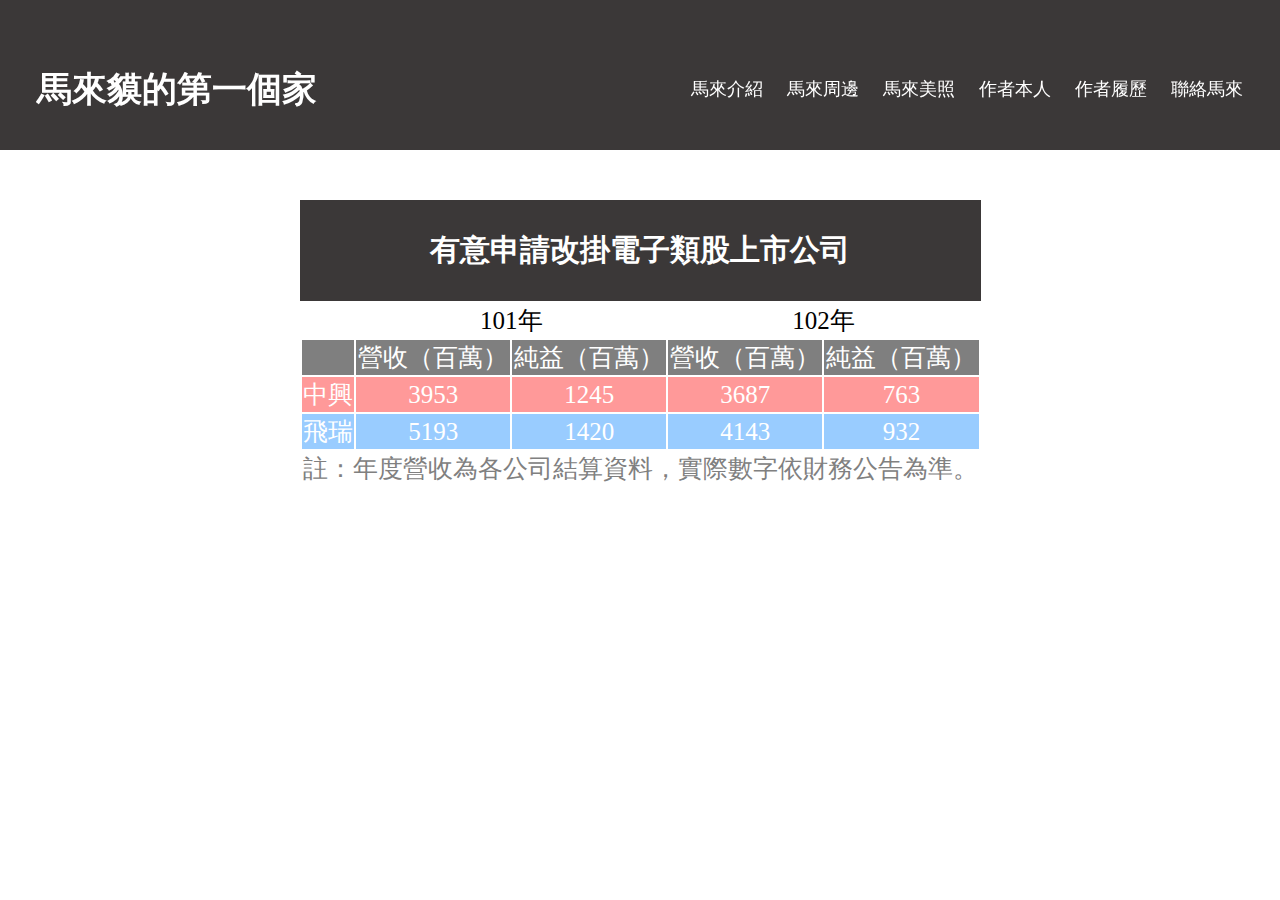
<file: 1027-2.html>
<!DOCTYPE html>
<html lang="en">
<head>
	<meta charset="UTF-8">
	<title>營收</title>
	<style type="text/css">
		caption{font-weight: bold;background: #3b3838;padding: 30px;font-size: 30px;margin-top: 50px;}
		#First{color: black;}
		#Second{background: #7f7f7f;border-left-style: hidden;}
		#Third{background: #ff9999;border-left-style: hidden;}
		#Fourth{background: #99ccff;border-left-style: hidden;}
		tfoot{color: gray;}
		#navbar {
		  overflow: hidden;
		  padding: 65px 25px;
		  transition: 0.4s;
		  position: fixed; top: 0; z-index: 99;
		  width: 100%;
		  background: rgba(255,255,255,0);
		  box-sizing: border-box;
		  font-family: "微軟正黑體";
		}
		#navbar a {
		  float: left;
		  color: white;
		  text-align: center;
		  padding: 12px;
		  text-decoration: none;
		  font-size: 18px;
		  line-height: 25px;
		  border-radius: 4px;
		  
		}
		#navbar a:hover {
		  background-color: rgba(114,129,140,0.3);
		  transition: 0.4s;
		}
		#navbar #nav05:hover{
		  cursor: help;
		}

		#navbar #logo {
		  font-size: 35px;
		  font-weight: bold;
		  transition: 0.4s;
		}
		#navbar-right {
		  float: right;
		}
		#box{
			height: 150px;background: #3b3838;
		}
		table{
			margin-left:auto; 
			margin-right:auto;
		}
	</style>
</head>
<body style="text-align: center; font-family: MS UI Gothic; color: white;font-size: 25px;margin: 0;">
	
<table>
	<div id="navbar" id="top">
		<a class="active" href="index.html" id="logo">馬來貘的第一個家</a>
		<div id="navbar-right">
			<a id="nav01" href="introduce.html" >馬來介紹</a>
			<a id="nav02" href="merchandise.html">馬來周邊</a>
			<a id="nav03" href="photo.html">馬來美照</a>
			<a id="nav04" href="fuming.html">作者本人</a>
			<a id="nav05" href="resume.html">作者履歷</a>
			<a id="nav06" href="about.html">聯絡馬來</a>
		</div>
	</div>
	<div id="box"></div>
	<caption>有意申請改掛電子類股上市公司</caption>

	<thead>
		<tr id="First">
			<td ></td>
			<td colspan="2" >101年</td>
			<td colspan="2" >102年</td>
		</tr>
		<tr id="Second">
			<td ></td>
			<td >營收（百萬）</td>
			<td >純益（百萬）</td>
			<td >營收（百萬）</td>
			<td >純益（百萬）</td>
		</tr>
	</thead>
	<tbody>
		<tr id="Third">
			<td >中興</td>
			<td >3953</td>
			<td >1245</td>
			<td >3687</td>
			<td >763</td>
		</tr>
		<tr id="Fourth">
			<td >飛瑞</td>
			<td >5193</td>
			<td >1420</td>
			<td >4143</td>
			<td>932</td>
		</tr>
	</tbody>
	<tfoot>
		<tr>
			<td colspan="5">註：年度營收為各公司結算資料，實際數字依財務公告為準。</td>
		</tr>
	</tfoot>
		
</table>
</body>
</html>
</file>
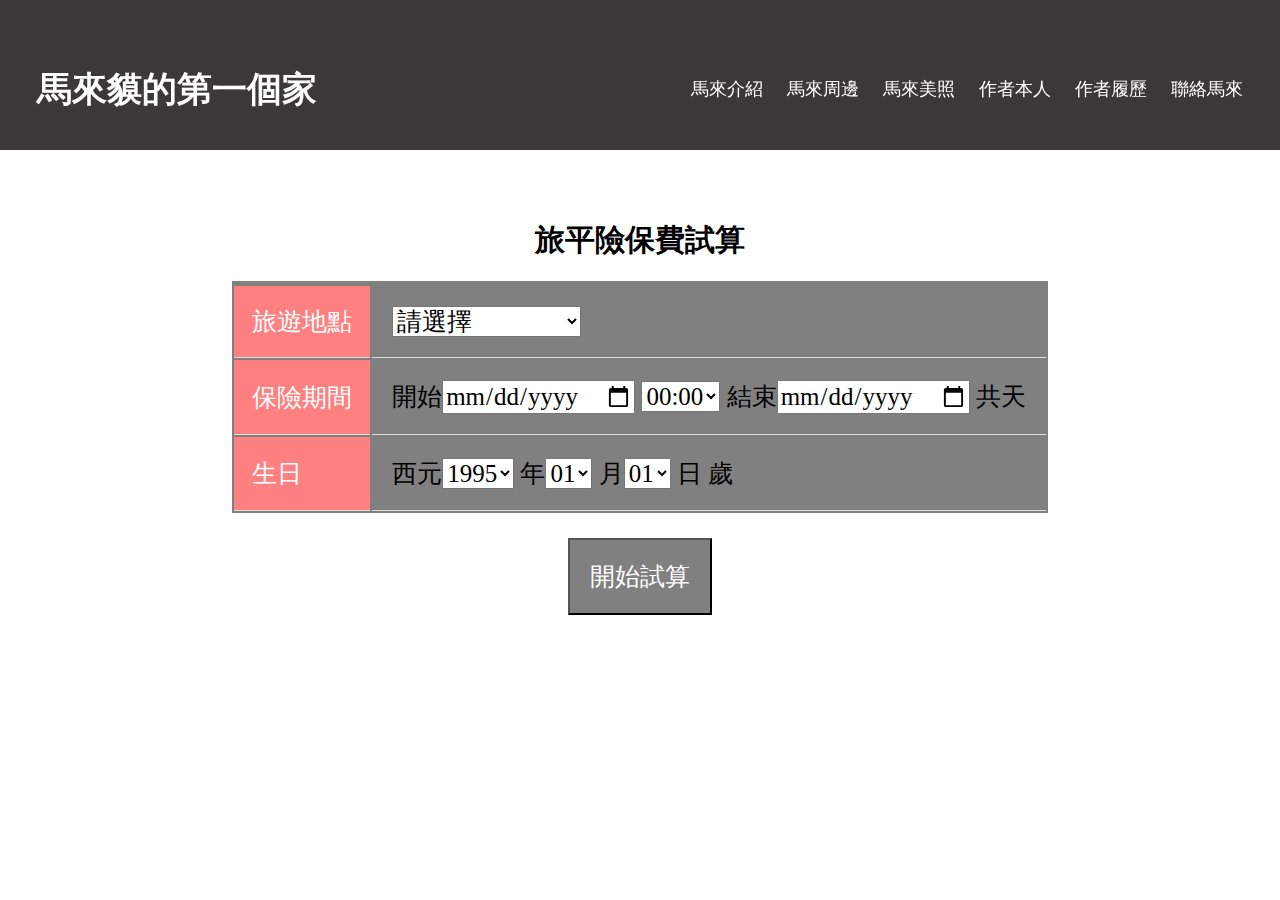
<file: 1027-3.html>
<!DOCTYPE html>
<html lang="en">
<head>
	<meta charset="UTF-8">
	<title>旅平險保費試算</title>
	<style type="text/css">
		caption{padding: 20px;font-size: 30px;border-bottom: 3px gray solid;font-weight: bold;}
		tr,td{border-bottom: 1px solid #ddd;}
		td:nth-child(1),td:nth-child(3),td:nth-child(5){padding: 18px;background: #ff8080;color: white;}
		td:nth-child(2),td:nth-child(4),td:nth-child(6){padding: 20px;}
		select,input{font-family: MS UI Gothic;font-size: 25px;}
		#navbar {
		  overflow: hidden;
		  padding: 65px 25px;
		  transition: 0.4s;
		  position: fixed; top: 0; z-index: 99;
		  width: 100%;
		  background: rgba(255,255,255,0);
		  box-sizing: border-box;
			font-family: "微軟正黑體";
		}
		#navbar a {
		  float: left;
		  color: white;
		  text-align: center;
		  padding: 12px;
		  text-decoration: none;
		  font-size: 18px;
		  line-height: 25px;
		  border-radius: 4px;
		  
		}
		#navbar a:hover {
		  background-color: rgba(114,129,140,0.3);
		  transition: 0.4s;
		}
		#navbar #nav05:hover{
		  cursor: help;
		}

		#navbar #logo {
		  font-size: 35px;
		  font-weight: bold;
		  transition: 0.4s;
		}
		#navbar-right {
		  float: right;
		}
		#box{
			height: 150px;background: #3b3838;
		}
		table{
			margin-left:auto; 
			margin-right:auto;
		}


	</style>
</head>
<body style="font-family: 'MS UI Gothic';margin: 0;">

	<div id="navbar" id="top">
		<a class="active" href="index.html" id="logo">馬來貘的第一個家</a>
		<div id="navbar-right">
			<a id="nav01" href="introduce.html" >馬來介紹</a>
			<a id="nav02" href="merchandise.html">馬來周邊</a>
			<a id="nav03" href="photo.html">馬來美照</a>
			<a id="nav04" href="fuming.html">作者本人</a>
			<a id="nav05" href="resume.html">作者履歷</a>
			<a id="nav06" href="about.html">聯絡馬來</a>
		</div>
	</div>
	<div id="box"></div>

	<table style=" font-size: 25px;background: gray;margin-top: 50px; ">
	<caption>旅平險保費試算</caption>
	<tr>
		<td>旅遊地點</td>
		<td><select size="1" name="palace">
			<option value="00">請選擇</option>
			<option value="01">國內</option>
			<option value="02">中國大陸(直航)</option>
			<option value="03">中國大陸</option>
			<option value="04">東南亞</option>
			<option value="05">其他</option>
			<option value="06">日本</option>
			<option value="07">美加</option>
			<option value="08">歐洲</option>
			<option value="09">全球</option>
			<option value="10">紐澳</option></select>
		</td>
	</tr>
	<tr>
		<td>保險期間</td>
		<td>開始<input type="date" name="SelectDate">
			<select size="1" name="time">
		<option value="t0">00:00</option>
		<option value="t1">01:00</option>
		<option value="t1">02:00</option>
		<option value="t3">03:00</option>
		<option value="t4">04:00</option>
		<option value="t5">05:00</option>
		<option value="t6">06:00</option>
		<option value="t7">07:00</option>
		<option value="t8">08:00</option>
		<option value="t9">09:00</option>
		<option value="t10">10:00</option>
		<option value="t11">11:00</option>
		<option value="t12">12:00</option>
		<option value="t13">13:00</option>
		<option value="t14">14:00</option>
		<option value="t15">15:00</option>
		<option value="t16">16:00</option>
		<option value="t17">17:00</option>
		<option value="t18">18:00</option>
		<option value="t19">19:00</option>
		<option value="t20">20:00</option>
		<option value="t21">21:00</option>
		<option value="t22">22:00</option>
		<option value="t23">23:00</option>
		<option value="t24">24:00</option></select>
			結束<input type="date" name="SelectDate2">
			共天
		</td>
	</tr>
	<tr>
		<td>生日</td>
		<td>西元<select><option>1995</option></select>
		年<select><option>01</option></select>
		月<select><option>01</option></select>
		日	歲</td>
	</tr>

	</table>
	<div style="text-align: center;margin-top: 25px;">
	<button type="submit" value="start" style="font-family: MS UI Gothic;font-size: 25px;padding: 20px;background: gray;color: white; ">開始試算</button>
	</div>
</body>
</html>
</file>
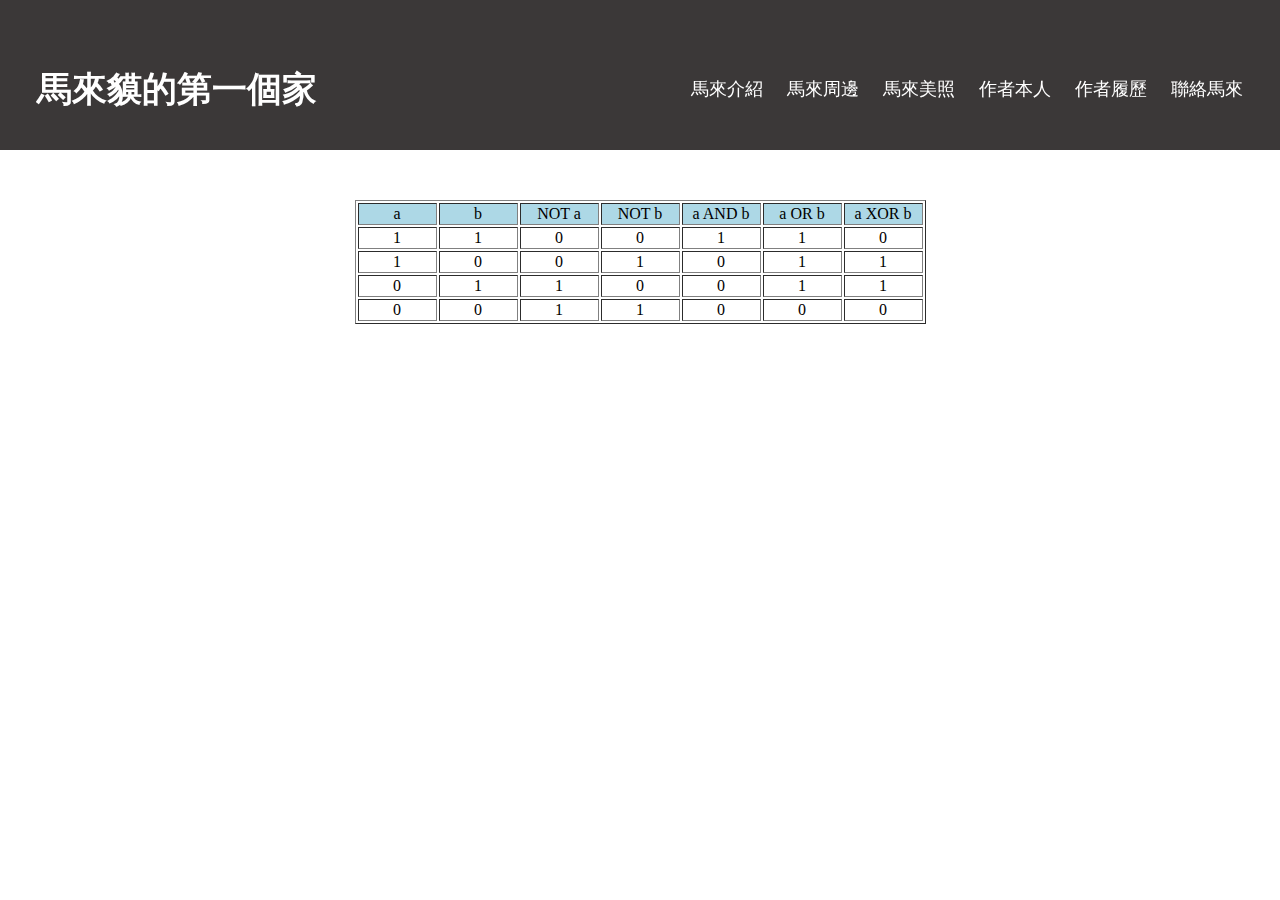
<file: 1120.html>
<!DOCTYPE html>
<html lang="en">
<head>
	<meta charset="UTF-8">
	<title>列印表格</title>
	<style type="text/css">
		table{text-align: center;}
		tr,td{width: 75px;}
		tr:nth-child(1){background: lightblue;}

		#navbar {
		  overflow: hidden;
		  padding: 65px 25px;
		  transition: 0.4s;
		  position: fixed; top: 0; z-index: 99;
		  width: 100%;
		  background: rgba(255,255,255,0);
		  box-sizing: border-box;
		  font-family: "微軟正黑體";
		}
		#navbar a {
		  float: left;
		  color: white;
		  text-align: center;
		  padding: 12px;
		  text-decoration: none;
		  font-size: 18px;
		  line-height: 25px;
		  border-radius: 4px;
		  
		}
		#navbar a:hover {
		  background-color: rgba(114,129,140,0.3);
		  transition: 0.4s;
		}
		#navbar #nav05:hover{
		  cursor: help;
		}

		#navbar #logo {
		  font-size: 35px;
		  font-weight: bold;
		  transition: 0.4s;
		}
		#navbar-right {
		  float: right;
		}
		#box{
			height: 150px;background: #3b3838;
		}
		table{
			margin-left:auto; 
			margin-right:auto;
			margin-top: 50px; 
		}
		body{
			margin: 0;
		}
	</style>
</head>
<body>
	<div id="navbar" id="top">
		<a class="active" href="index.html" id="logo">馬來貘的第一個家</a>
		<div id="navbar-right">
			<a id="nav01" href="introduce.html" >馬來介紹</a>
			<a id="nav02" href="merchandise.html">馬來周邊</a>
			<a id="nav03" href="photo.html">馬來美照</a>
			<a id="nav04" href="fuming.html">作者本人</a>
			<a id="nav05" href="resume.html">作者履歷</a>
			<a id="nav06" href="about.html">聯絡馬來</a>
		</div>
	</div>
	<div id="box"></div>
	<Script>
		var a= 123;
		var b= 456;
		document.write("<table border=1>");
		document.write
		("<tr><td>a</td> <td>b</td> <td>NOT a</td> <td>NOT b</td> <td>a AND b</td> <td>a OR b</td> <td>a XOR b</td></tr>");
		a = 1;b = 1;
		document.write
		("<tr><td>"+a+"</td> <td>"+b+"</td> <td>"+Number(!a)+"</td> <td>"+Number(!b)+"</td> <td>"+(a&b)+"</td> <td>"+(a|b)+"</td> <td>"+(a^b)+"</td></tr>");
		a = 1;b = 0;
		document.write
		("<tr><td>"+a+"</td> <td>"+b+"</td> <td>"+Number(!a)+"</td> <td>"+Number(!b)+"</td> <td>"+(a&b)+"</td> <td>"+(a|b)+"</td> <td>"+(a^b)+"</td></tr>");
		a = 0;b = 1;
		document.write
		("<tr><td>"+a+"</td> <td>"+b+"</td> <td>"+Number(!a)+"</td> <td>"+Number(!b)+"</td> <td>"+(a&b)+"</td> <td>"+(a|b)+"</td> <td>"+(a^b)+"</td></tr>");
		a = 0;b = 0;
		document.write
		("<tr><td>"+a+"</td> <td>"+b+"</td> <td>"+Number(!a)+"</td> <td>"+Number(!b)+"</td> <td>"+(a&b)+"</td> <td>"+(a|b)+"</td> <td>"+(a^b)+"</td></tr>");


		document.write("</table>");

	</Script>
</body>
</html>
</file>
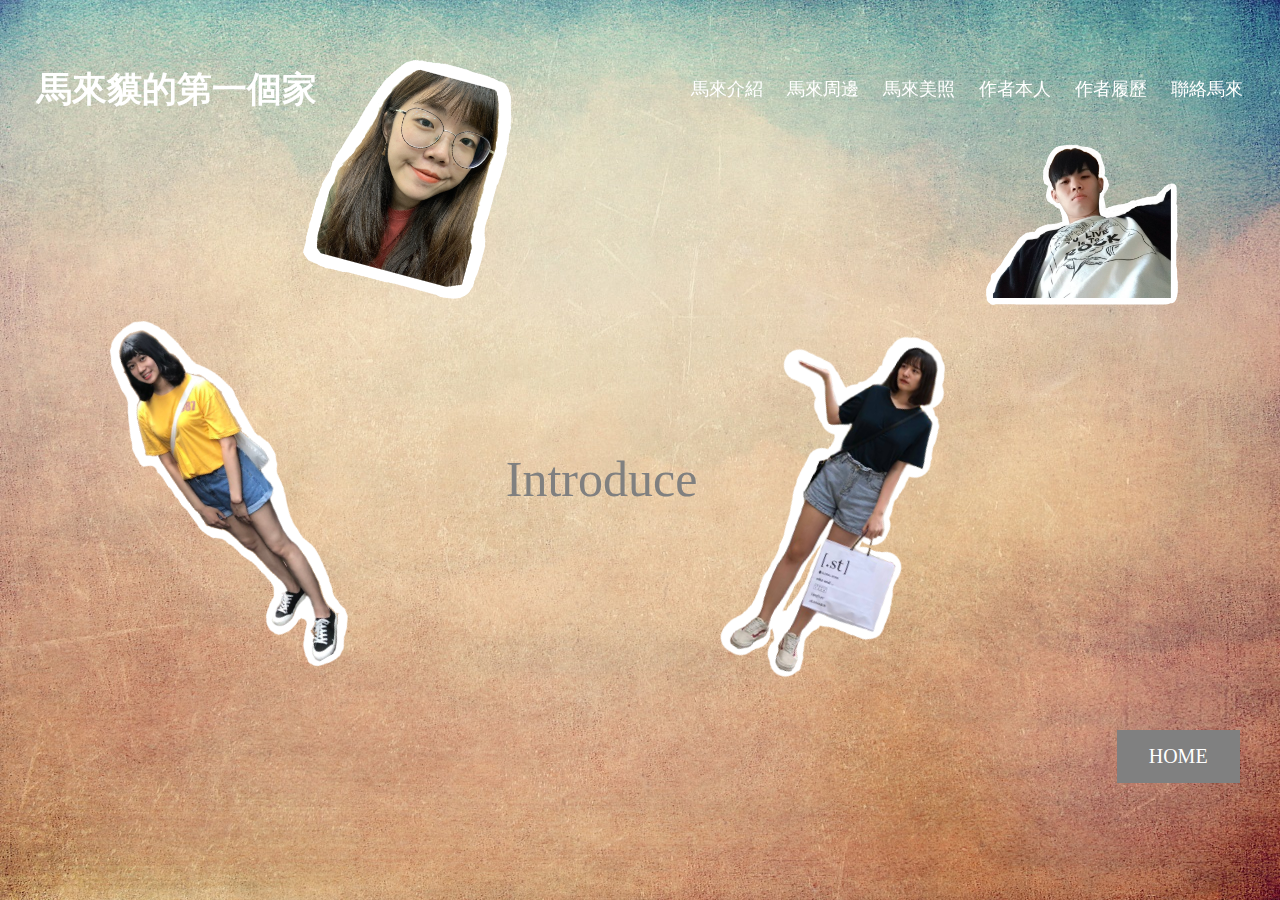
<file: about.html>
<!DOCTYPE html>
<html lang="en">
<head>
	<meta charset="UTF-8">
	<title>馬來貘 | 聯絡我們</title>

	<style>	
	.button2 
	{
	    display: inline-block;
	    font-family:微軟正黑體;
	    cursor: pointer;
	    text-align: center;
		text-decoration: none;
	    height:10px
	    outline: none;
	    color: white;
	    background-color:  #888888;
	    border: none;
	    border-radius: 15px;
	    box-shadow: 0 9px #999;
	    cursor: -webkit-grab; cursor: grab;
	}
    .button2:hover
    {
    	background-color: #44444
    }
    .button2:active
    {
        background-color: #444444;
        box-shadow: 0 5px #666;
        transform: translateY(4px);
    }

	#candybox2{ width: 100%; font-family: fangsong;
		color: gray; font-size: 50px;
		position: absolute; top: 50%; left: -3%;
		-webkit-transition:all .5s ease-in-out;
		-moz-transition:all .5s ease-in-out;
		-o-transition:all .5s ease-in-out;
		-ms-transition:all .5s ease-in-out;}
	#candybox2:hover { color: #ff99cc;
		-webkit-transition:all .5s ease-in-out;
		-moz-transition:all .5s ease-in-out;
		-o-transition:all .5s ease-in-out;
		-ms-transition:all .5s ease-in-out;}
			    
	div{ font-size: 20px; text-align: center;}
		
	.scr1,.scr2,.scr3,.scr4{ 
		position: fixed; top:20%; left:32%; z-index: 9998;height: 200px;width:330px; 
		background-color:transparent; background-image: url(./IMG/whi1.png);
		background-size: cover; 
		line-height: 18px; color: gray;
		padding: 100px; border:10px solid #888888;
		display: none;}
	.scr1>.close{ color: gray; position:absolute; top: 1px; right: 2px; cursor:pointer;}
	.scr2>.close{ color: gray; position:absolute; top: 1px; right: 2px; cursor:pointer;}
  	.scr3>.close{ color: gray; position:absolute; top: 1px; right: 2px; cursor:pointer;}
	.scr4>.close{ color: gray; position:absolute; top: 1px; right: 2px; cursor:pointer;}
    a{ text-decoration: none;color: gray; }	
	


	footer{ font-size: 20px; color: white;
			text-align: center; background-color: gray;
			position: fixed; top: 80%; right: 3%;
			padding: 15px 32px; margin: 10px 2px; border: none; 
			cursor: pointer;}

	#navbar {
	  overflow: hidden;
	  padding: 65px 25px;
	  transition: 0.4s;
	  position: fixed; top: 0; z-index: 99;
	  width: 100%;
	  background: rgba(255,255,255,0);
	  box-sizing: border-box;
	}
	#navbar a {
	  float: left;
	  color: white;
	  text-align: center;
	  padding: 12px;
	  text-decoration: none;
	  font-size: 18px;
	  line-height: 25px;
	  border-radius: 4px;
	  
	}
	#navbar a:hover {
	  background-color: rgba(114,129,140,0.3);
	  transition: 0.4s;
	}
	#navbar #nav05:hover{
	  cursor: help;
	}

	#navbar #logo {
	  font-size: 35px;
	  font-weight: bold;
	  transition: 0.4s;
	}
	#navbar-right {
	  float: right;
	}

	</style>

	<link rel="stylesheet" type="text/css" href="CSS/csshake.css">
	
	<script type="text/javascript">
		function showscr1(){scr1.style.display="block"}
		function showscr2(){scr2.style.display="block"}
		function showscr3(){scr3.style.display="block"}
		function showscr4(){scr4.style.display="block"}

		function closescr1(){scr1.style.display="none"}
		function closescr2(){scr2.style.display="none"}
		function closescr3(){scr3.style.display="none"}
        function closescr4(){scr4.style.display="none"}

	</script>


</head>
<body style="margin: 0;  font-family: 微軟正黑體;background: url(IMG/about_1.jpg);background-repeat:no-repeat; height: 100%; background-size:100% 100%; background-attachment: fixed;">

    <div id="navbar" id="top">
		<a class="active" href="index.html" id="logo">馬來貘的第一個家</a>
		<div id="navbar-right">
			<a id="nav01" href="introduce.html" >馬來介紹</a>
			<a id="nav02" href="merchandise.html">馬來周邊</a>
			<a id="nav03" href="photo.html">馬來美照</a>
			<a id="nav04" href="fuming.html">作者本人</a>
			<a id="nav05" href="resume.html">作者履歷</a>
			<a id="nav06" href="#">聯絡馬來</a>
		</div>
	</div>

	
	<div id="candybox2">Introduce</div>
		
	<div>
		<img style="position: absolute; top: 5%; left: 25%; 
					-moz-transform:rotate(15deg);
					-webkit-transform:rotate(15deg);
					-o-transform:rotate(15deg);
					-ms-transform:rotate(15deg);
					transform:rotate(15deg);" 
			class="shake-slow" onclick="showscr1();"
			src="IMG/one1.png" width="15%"
			onmouseover="this.src='IMG/one2.png'" onmouseout="this.src='IMG/one1.png'" >	
		<div id="scr1" class="scr1">
			<div onclick="closescr1();" class="close">X</div>
			<a href="https://www.instagram.com/wwt916/?hl=zh-tw" target="_blank"></a><h1>王惟彤</h1>
			<p>內容內容內容內容內容內容</p>
		</div>


		<img style="position: absolute; top: 15%; right: 8%;
					"
				class="shake-crazy"
				onclick="showscr2()"
				src="IMG/two1.png" width="15%"
				onmouseover="this.src='IMG/two2.png'" onmouseout="this.src='IMG/two1.png'" >
		<div id="scr2" class="scr2">
			<div onclick="closescr2();" class="close">X</div>
			<a href="https://www.instagram.com/_yukai1202/?hl=zh-tw" target="_blank"></a><h1>蔡于凱</h1>
			<p>內容內容內容內容內容內容</p>
		</div>		

		<img style="position: absolute; top: 33%; left: 13%;
					-moz-transform:rotate(-30deg);
					-webkit-transform:rotate(-30deg);
					-o-transform:rotate(-30deg);
					-ms-transform:rotate(-30deg);
					transform:rotate(-30deg)"
			class="shake-horizontal"
			onclick="showscr3()"
			src="IMG/three1.png" width="10%"
			onmouseover="this.src='IMG/three2.png'" onmouseout="this.src='IMG/three1.png'" >
		<div id="scr3" class="scr3">
			<div onclick="closescr3();" class="close">X</div>
			<a href="https://www.instagram.com/fu_ming_sohappy/?hl=zh-tw" target="_blank"><h1>陳福明</h1></a>
			<p>大家好我因該是第一次真的再作網頁</p>
			<p>覺得十分友趣，如果還有機會的話</p>
			<p>我也不想再做一次。</p>
		</div>		


		<img style="position: absolute; top: 35%; right: 27% ;
					-moz-transform:rotate(25deg);
					-webkit-transform:rotate(25deg);
					-o-transform:rotate(25deg);
					-ms-transform:rotate(25deg);
					transform:rotate(25deg);"
				class="shake-opacity shake-horizontal"
				onclick="showscr4()"
				src="IMG/four1.png" width="16%"
				onmouseover="this.src='IMG/four2.png'" onmouseout="this.src='IMG/four1.png'" >
		<div id="scr4" class="scr4">
			<div onclick="closescr4();" class="close">X</div>
			<a href="https://www.instagram.com/mf23_1g/?hl=zh-tw" target="_blank"></a><h1>陳怡君</h1>
			<p>內容內容內容內容內容內容</p>
		</div>
	</div>
	
	<!--<div id="Icon1" class="Icon1"><img src="ig2.png" height="10%" 
		style="position: fixed; top:25%; left:35%; z-index: 9999;display: none;"></div>-->
		

	<footer>HOME</footer>
	

</body>
</html>
</file>
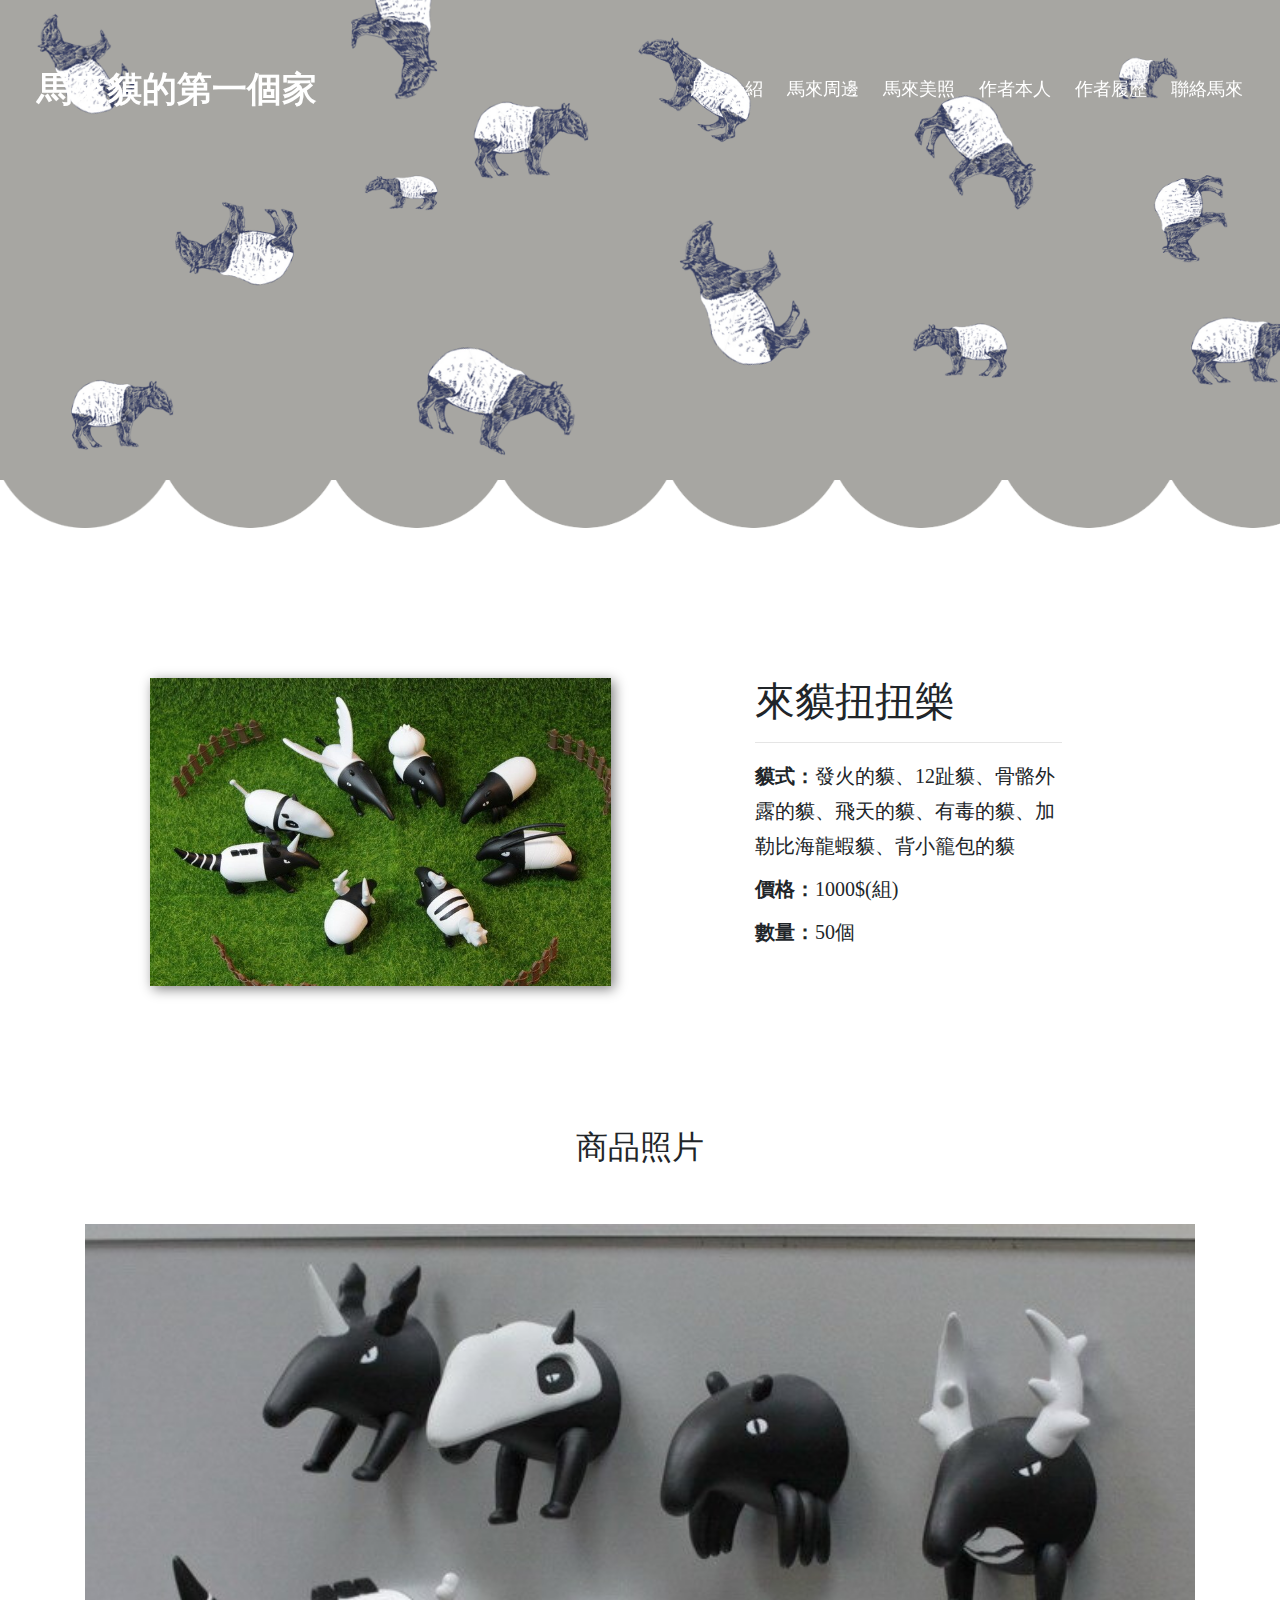
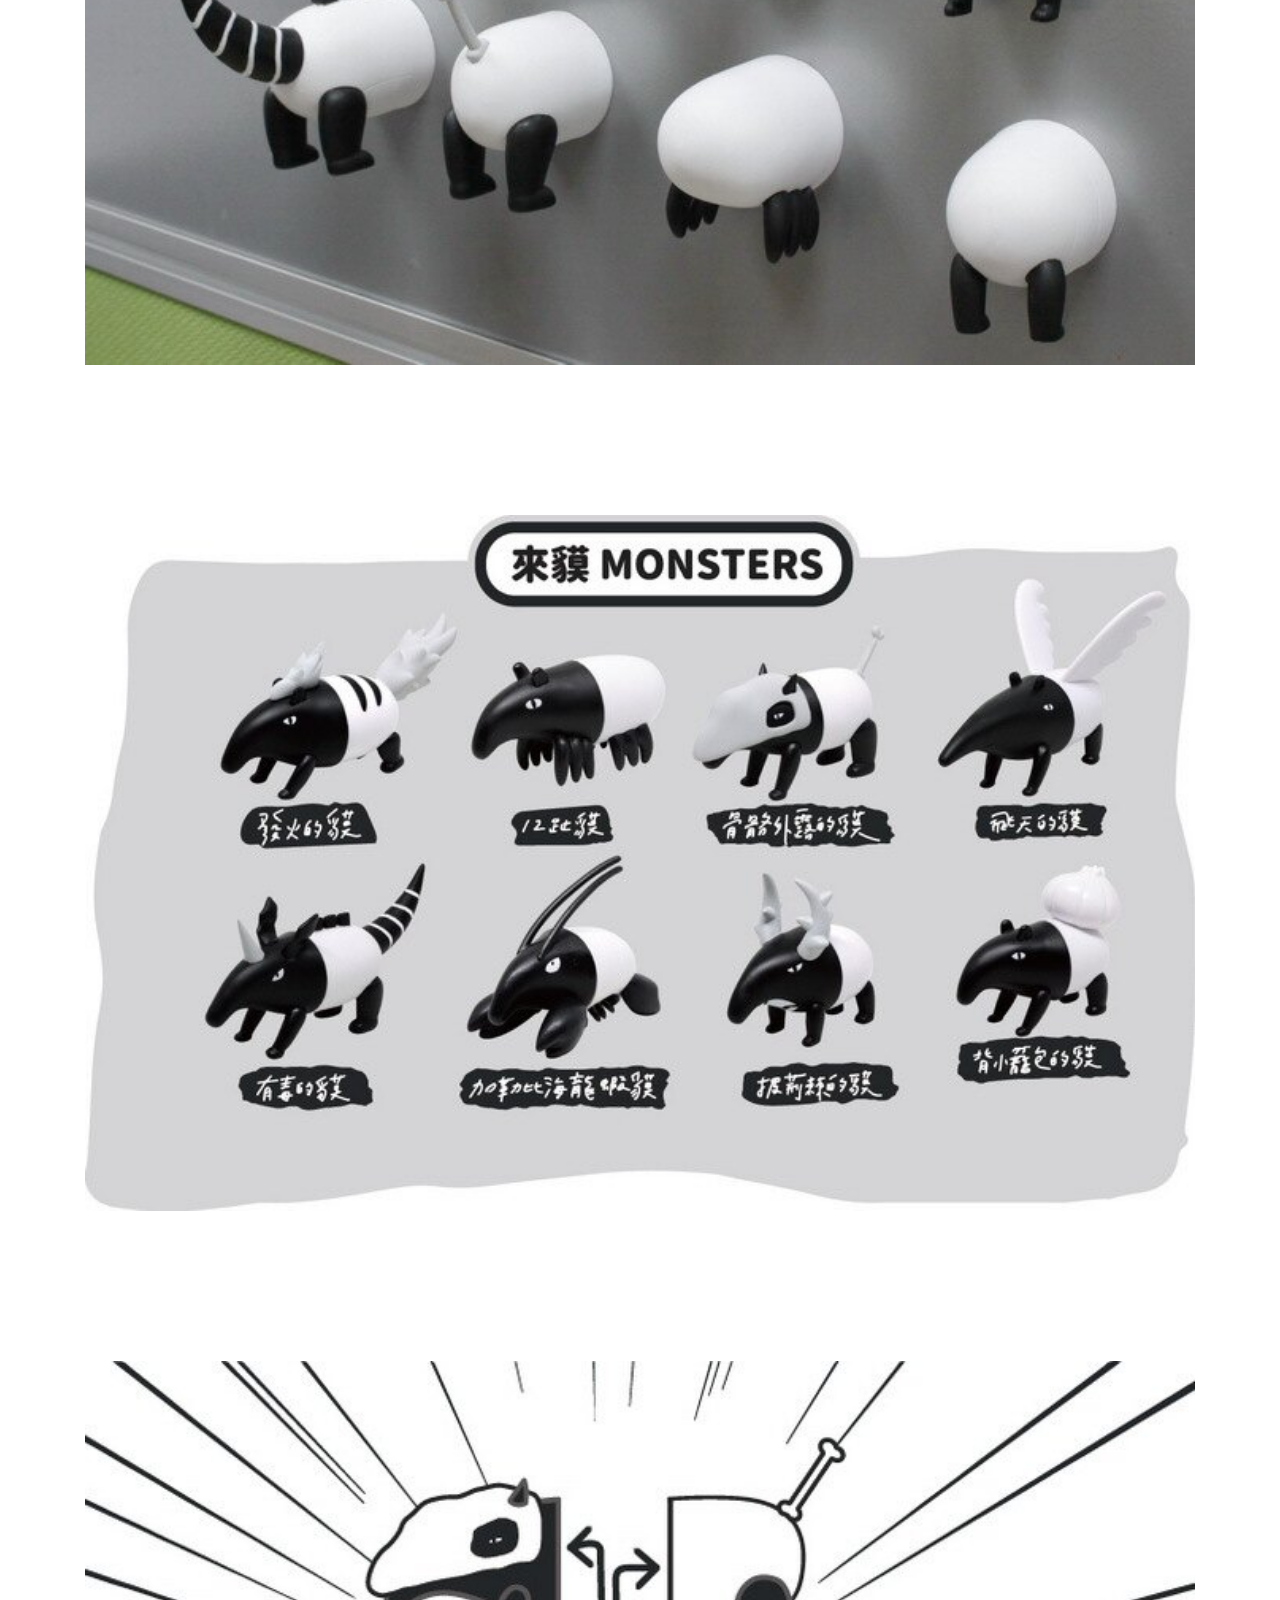
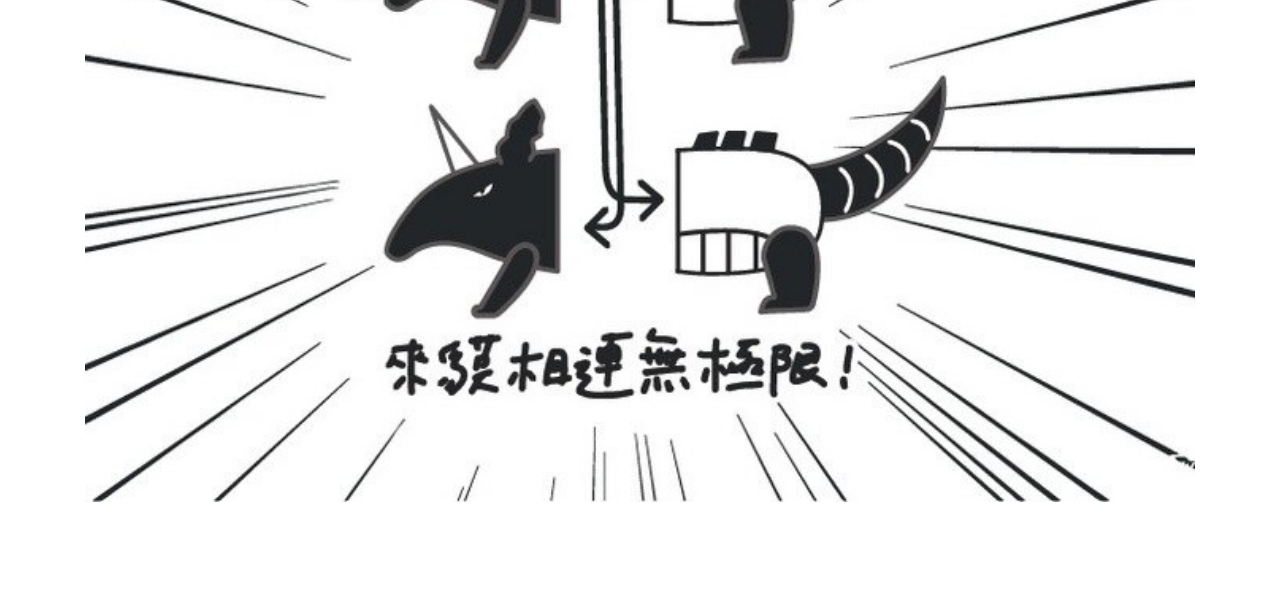
<file: merchandise.html>
<!DOCTYPE html>
<html lang="en">
<head>
	<meta charset="UTF-8">
	<title>馬來貘 | 周邊商品</title>
	<meta name="viewport" content="width=device-width, initial-scale=1, shrink-to-fit=no">
	<link rel="stylesheet" href="https://stackpath.bootstrapcdn.com/bootstrap/4.4.1/css/bootstrap.min.css">
	<link rel="stylesheet" type="text/css" href="CSS/merchandise.css">

</head>
<body>
	
	<img src="IMG/merchandise_02.png" width="100%">
	<div id="navbar" id="top">
		<a class="active" href="index.html" id="logo">馬來貘的第一個家</a>
		<div id="navbar-right">
			<a id="nav01" href="introduce.html" >馬來介紹</a>
			<a id="nav02" href="merchandise.html">馬來周邊</a>
			<a id="nav03" href="photo.html">馬來美照</a>
			<a id="nav04" href="fuming.html">作者本人</a>
			<a id="nav05" href="resume.html">作者履歷</a>
			<a id="nav06" href="about.html">聯絡馬來</a>
		</div>
	</div>
	
	<div class="container ALL">
		<div class="row one">
			<div class="col-5 first">
				
				<img src="IMG/merchandise_01.jpg" id="goods_air">
				<div id="myModal" class="modal">
					<span class="close">&times;</span>
					<img class="modal-content" id="img01">
					<div id="caption"></div>
				</div>
			</div>
			<div class="col-5 offset-1 second">
				<h1>來貘扭扭樂</h1><hr>
				<h5><span class="h5_bloder">貘式：</span>發火的貘、12趾貘、骨骼外露的貘、飛天的貘、有毒的貘、加勒比海龍蝦貘、背小籠包的貘</h5>
				
				<h5><span class="h5_bloder">價格：</span>1000$(組)</h5>
				<h5><span class="h5_bloder">數量：</span>50個</h5>
			</div>
		</div>
		<h2>商品照片</h2>
		<div id="store_img">
			<img src="IMG/merchandise_03.jpg" width="100%">
			<img src="IMG/merchandise_04.jpg" width="100%">
			<img src="IMG/merchandise_05.jpg" width="100%">
		</div>
	</div>


	<div class="topbox"></div>





	<script>
	window.onscroll = function() {scrollFunction()};
	function scrollFunction() {
		if (document.body.scrollTop > 80 || document.documentElement.scrollTop > 80) {
			change_nab_logo();

		}
		else {
			document.getElementById("navbar").style.padding = "65px 25px";
			document.getElementById("navbar").style.background = "rgba(255,255,255,0)";
			document.getElementById("logo").style.color = "white";
			document.getElementById("nav01").style.color = "white";
			document.getElementById("nav02").style.color = "white";
			document.getElementById("nav03").style.color = "white";
			document.getElementById("nav04").style.color = "white";
			document.getElementById("nav05").style.color = "white";
			document.getElementById("nav06").style.color = "white";
			document.getElementById("logo").style.fontSize = "35px";
		}
	}

	function change_nab_logo() {
		document.getElementById("navbar").style.padding = "25px 25px";
		document.getElementById("navbar").style.background = "rgba(255,255,255,0.8)";
		document.getElementById("logo").style.color = "#262F40";
		document.getElementById("nav01").style.color = "#262F40";
		document.getElementById("nav02").style.color = "#262F40";
		document.getElementById("nav03").style.color = "#262F40";
		document.getElementById("nav04").style.color = "#262F40";
		document.getElementById("nav05").style.color = "#262F40";
		document.getElementById("nav06").style.color = "#262F40";
		document.getElementById("logo").style.fontSize = "25px";
	}
	</script>
	<script>
	// Get the modal
	var modal = document.getElementById("myModal");

	// Get the image and insert it inside the modal - use its "alt" text as a caption
	var img = document.getElementById("goods_air");
	var modalImg = document.getElementById("img01");
	var captionText = document.getElementById("caption");
	img.onclick = function(){
	  modal.style.display = "block";
	  modalImg.src = this.src;
	  captionText.innerHTML = this.alt;
	}

	// Get the <span> element that closes the modal
	var span = document.getElementsByClassName("close")[0];

	// When the user clicks on <span> (x), close the modal
	span.onclick = function() { 
	  modal.style.display = "none";
	}
	</script>


	<script src="https://code.jquery.com/jquery-3.4.1.slim.min.js"></script>
	<script src="https://cdn.jsdelivr.net/npm/popper.js@1.16.0/dist/umd/popper.min.js"></script>
	<script src="https://stackpath.bootstrapcdn.com/bootstrap/4.4.1/js/bootstrap.min.js"></script>
</body>
</html>
</file>
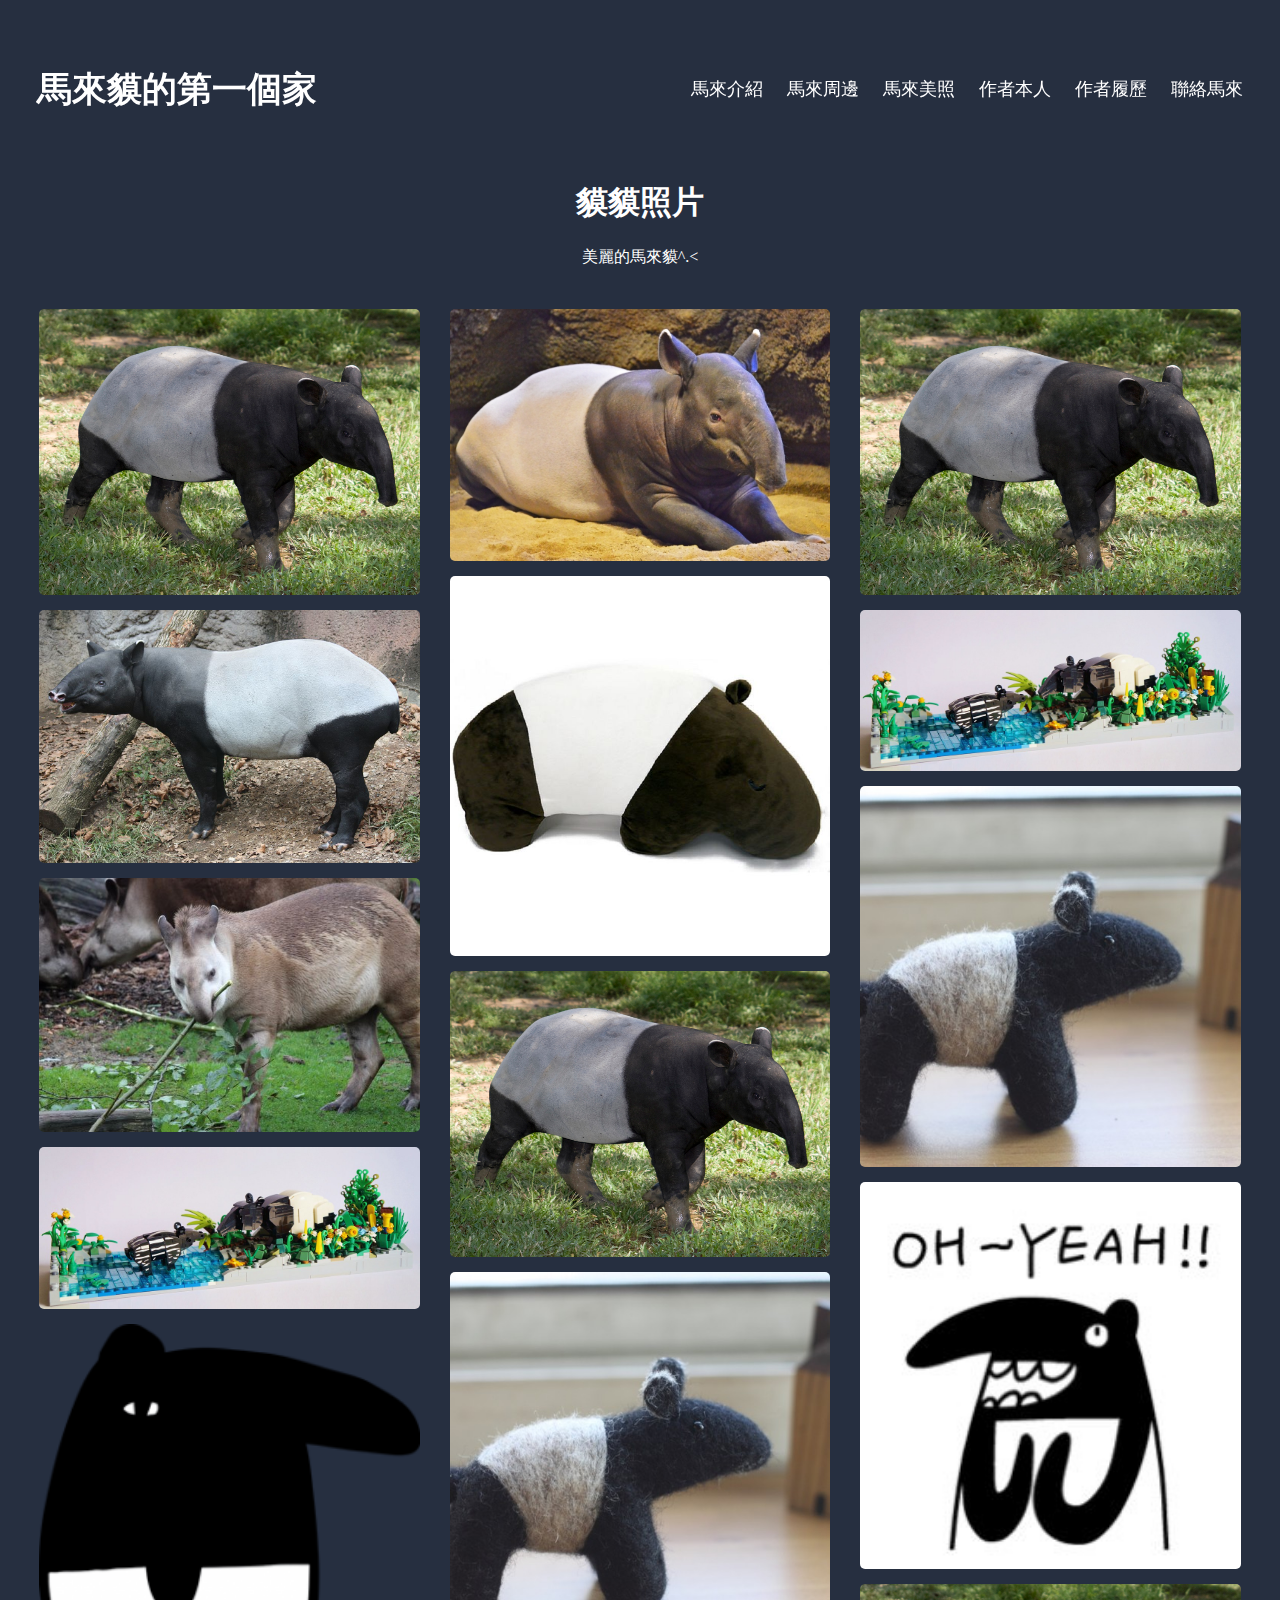
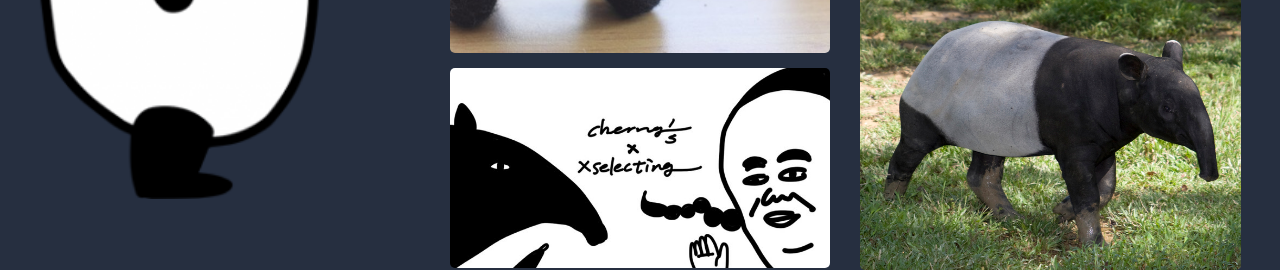
<file: photo.html>
<!DOCTYPE html>
<html lang="en">
<head>
	<meta charset="UTF-8">
	<title>馬來貘 | 照片</title>
	<link rel="stylesheet" type="text/css" href="CSS/photo.css">
</head>
<body>
	<div id="navbar" id="top">
		<a class="active" href="index.html" id="logo">馬來貘的第一個家</a>
		<div id="navbar-right">
			<a id="nav01" href="introduce.html" >馬來介紹</a>
			<a id="nav02" href="merchandise.html">馬來周邊</a>
			<a id="nav03" href="photo.html">馬來美照</a>
			<a id="nav04" href="fuming.html">作者本人</a>
			<a id="nav05" href="resume.html">作者履歷</a>
			<a id="nav06" href="about.html">聯絡馬來</a>
		</div>
	</div>
	<div class="box"></div>
	<div class="header">
		<h1>貘貘照片</h1>
		<p>美麗的馬來貘^.<</p>
	</div>

	<!-- Photo Grid -->
	<div class="row"> 
		<div class="column">
		    <img src="IMG/photo_01.jpg" style="width:100%">
		    <img src="IMG/photo_02.jpg" style="width:100%">
		    <img src="IMG/photo_03.jpg" style="width:100%">
		    <img src="IMG/photo_04.jpg" style="width:100%">
		    <img src="IMG/photo_05.jpg" style="width:100%">
		    
	  	</div>
		<div class="column">
			<img src="IMG/photo_06.jpg" style="width:100%">
		    <img src="IMG/photo_07.jpg" style="width:100%">
		    <img src="IMG/photo_01.jpg" style="width:100%">
		    <img src="IMG/photo_09.jpg" style="width:100%">
		    <img src="IMG/photo_10.jpg" style="width:100%">
		</div>  
	  	<div class="column">
		    <img src="IMG/photo_01.jpg" style="width:100%">
		    <img src="IMG/photo_04.jpg" style="width:100%">
		    <img src="IMG/photo_09.jpg" style="width:100%">
		    <img src="IMG/photo_11.jpg" style="width:100%">
		    <img src="IMG/photo_01.jpg" style="width:100%">
	  	</div>
	  	
	</div>

	<script>
	window.onscroll = function() {scrollFunction()};
	function scrollFunction() {
		if (document.body.scrollTop > 80 || document.documentElement.scrollTop > 80) {
			change_nab_logo();

		}
		else {
			document.getElementById("navbar").style.padding = "65px 25px";
			document.getElementById("navbar").style.background = "rgba(255,255,255,0)";
			document.getElementById("logo").style.color = "white";
			document.getElementById("nav01").style.color = "white";
			document.getElementById("nav02").style.color = "white";
			document.getElementById("nav03").style.color = "white";
			document.getElementById("nav04").style.color = "white";
			document.getElementById("nav05").style.color = "white";
			document.getElementById("nav06").style.color = "white";
			document.getElementById("logo").style.fontSize = "35px";
		}
	}

	function change_nab_logo() {
		document.getElementById("navbar").style.padding = "25px 25px";
		document.getElementById("navbar").style.background = "rgba(255,255,255,0.8)";
		document.getElementById("logo").style.color = "#262F40";
		document.getElementById("nav01").style.color = "#262F40";
		document.getElementById("nav02").style.color = "#262F40";
		document.getElementById("nav03").style.color = "#262F40";
		document.getElementById("nav04").style.color = "#262F40";
		document.getElementById("nav05").style.color = "#262F40";
		document.getElementById("nav06").style.color = "#262F40";
		document.getElementById("logo").style.fontSize = "25px";
	}
	</script>

</body>
</html>
</file>
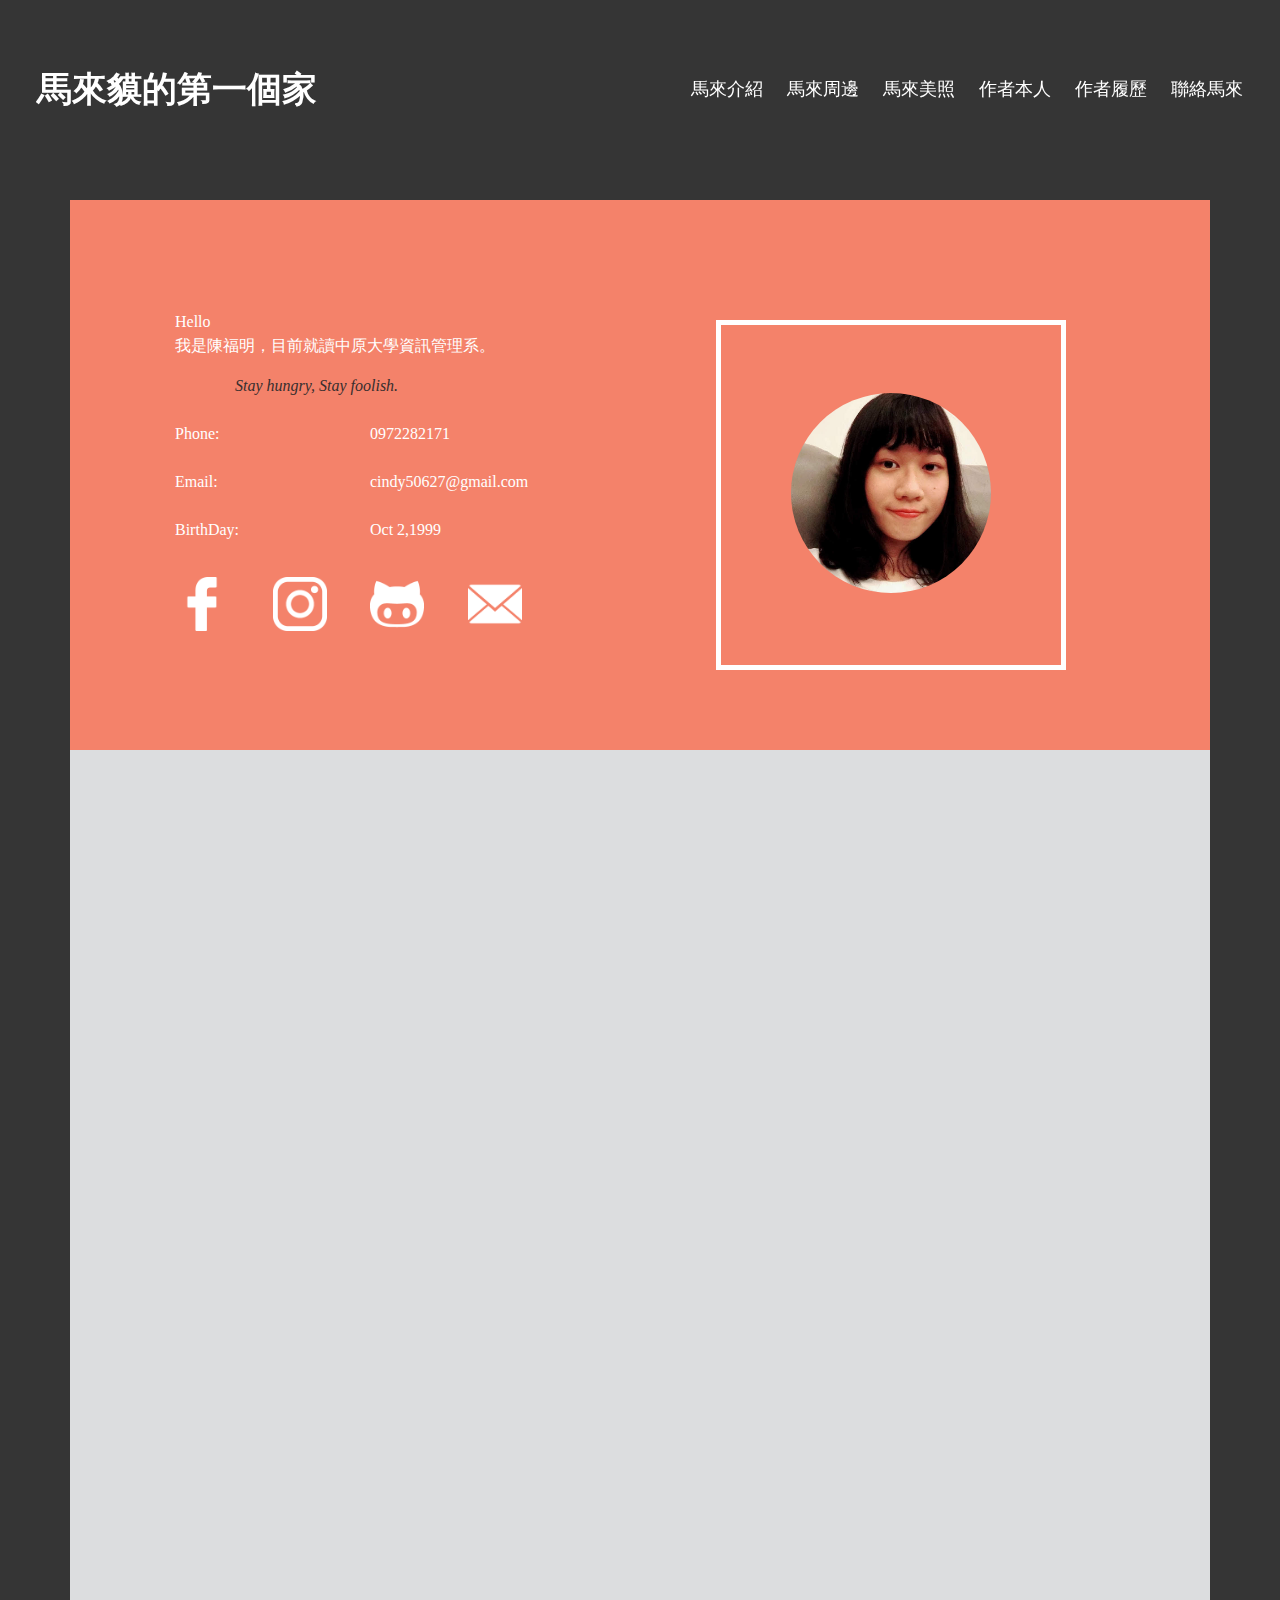
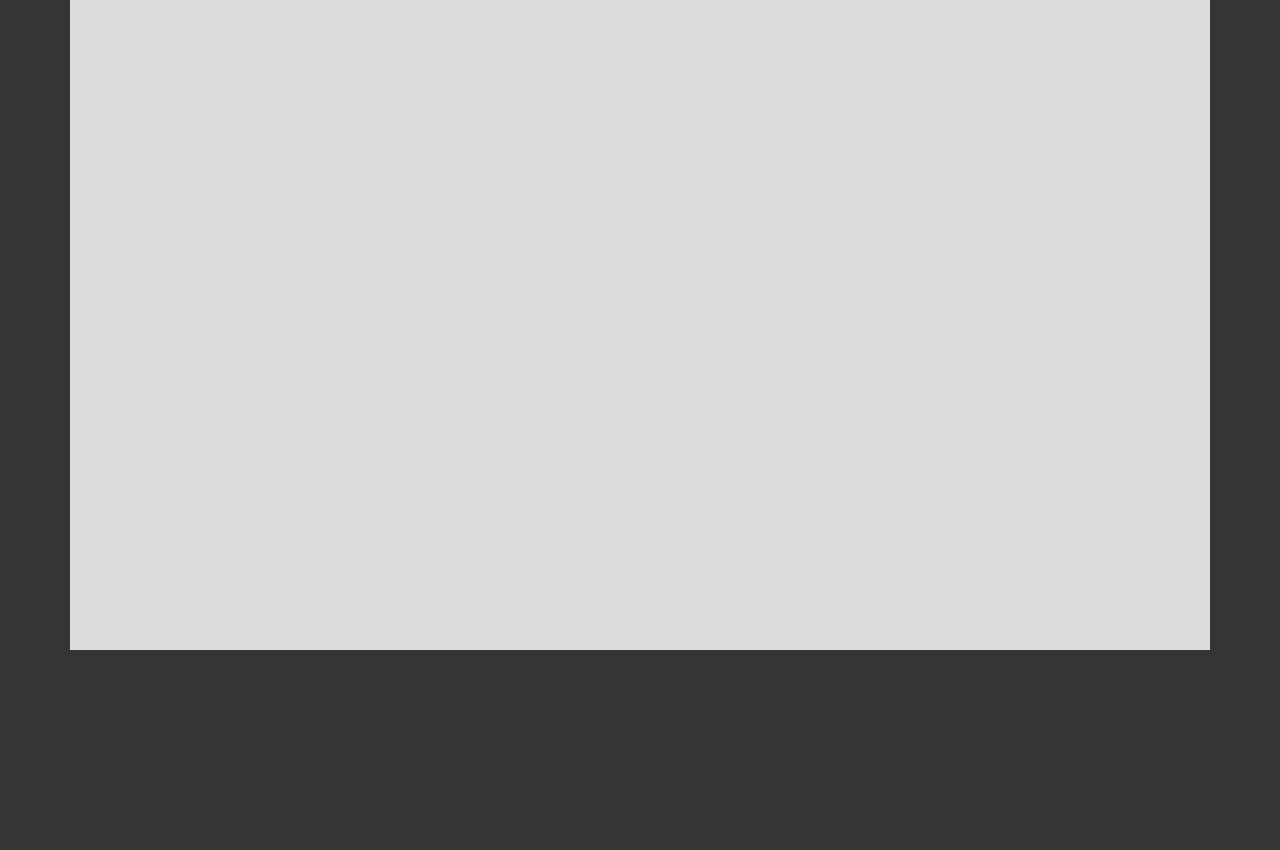
<file: resume.html>
<!DOCTYPE html>
<html lang="en">
<head>
	<meta charset="UTF-8">
	<title>馬來貘 | Resume</title>
	<meta name="viewport" content="width=device-width, initial-scale=1, shrink-to-fit=no">
	<link rel="stylesheet" type="text/css" href="CSS/resume.css">
	<link href="https://fonts.googleapis.com/css?family=Noto+Sans+TC&display=swap" rel="stylesheet">
	<link rel="stylesheet" href="https://stackpath.bootstrapcdn.com/bootstrap/4.4.1/css/bootstrap.min.css" integrity="sha384-Vkoo8x4CGsO3+Hhxv8T/Q5PaXtkKtu6ug5TOeNV6gBiFeWPGFN9MuhOf23Q9Ifjh" crossorigin="anonymous">
	<link rel="stylesheet" href="JS/aosstyles.css" />
    <link rel="stylesheet" href="JS/aos.css" />

	<style type="text/css">
		body{background-color: #353535;
		font-family: "微軟正黑體"}
	</style>

</head>
<body>
	<div id="navbar" id="top">
		<a class="active" href="index.html" id="logo">馬來貘的第一個家</a>
		<div id="navbar-right">
			<a id="nav01" href="introduce.html" >馬來介紹</a>
			<a id="nav02" href="merchandise.html">馬來周邊</a>
			<a id="nav03" href="photo.html">馬來美照</a>
			<a id="nav04" href="fuming.html">作者本人</a>
			<a id="nav05" href="resume.html">作者履歷</a>
			<a id="nav06" href="about.html">聯絡馬來</a>
		</div>
	</div>

	<div class="box"></div>
	<div class="container">
		<div class="row justify-content-center"> <!--align-items-center-->
			<div class="col-4" style="padding: 0 10px;margin-top: -10px">
				<p>Hello<br>我是陳福明，目前就讀中原大學資訊管理系。</p><span>Stay hungry, Stay foolish.</span><br><br>
				<div class="row"><div class="col ME_1">
					Phone:<br><br>
					Email:<br><br>
					BirthDay:</div>
				<div class="col ME_2">
					0972282171<br><br>
					cindy50627@gmail.com<br><br>
					Oct 2,1999</div></div>

				<div class="row justify-content-center" style="margin-top: 35px;">
					<div class="col"><a href="https://www.facebook.com/cindy.chen.50115" target="_blank"><img src="IMG\ICON\FB.png" width="80%"></a></div>

					<div class="col"><a href="https://www.instagram.com/fu_ming_sohappy/?hl=zh-tw" target="_blank"><img src="IMG\ICON\IG.png" width="80%"></a></div>
					<div class="col"><a href="https://github.com/ravenwhite11" target="_blank"><img src="IMG\ICON\GH.png" width="80%"></a></div>
					<div class="col"><a href="mailto:cindy50627@gmail.com" target="_blank"><img src="IMG\ICON\MAIL.png" width="80%"></a></div></div>
			</div>
			<div class="col-6" style="padding: 0;">	
				<div id="Head_Border"><div id="Head"></div></div>
			</div>
		</div>
	</div>
	<div class="container second">
		<div class="row justify-content-center ">
			<div class="col-4 aos-item" style="padding: 0;"  data-aos="fade-up" >
				<h2>Skills</h2>
				<div class="row SK_1">
				<div class="col-4" style="position: relative; left: 15px;">前端網頁開發</div>
				<div class="col-4" style="position: relative; left: 30px;">PhotoShop</div></div>
				<div class="row SK_2">
				<div class="col-4"><div class="circle" id="circles-1"></div></div>
				<div class="col-4"><div class="circle" id="circles-2"></div></div>
				</div>
				<div class="row">
				<div class="col-4" style="position: relative; left: 15px;">文書處理</div>
				<div class="col-4" style="position: relative; left: 15px;">Eatting</div></div>
				<div class="row SK_2">
				<div class="col-4"><div class="circle" id="circles-3"></div></div>
				<div class="col-4"><div class="circle" id="circles-4"></div></div>
				</div>

				<h2 style="padding-top: 30px;">Programming Skill</h2>
				<div class="PS_1 one">C<div class="progress" style="height: 20px;">
						<div class="progress-bar A bg-info" role="progressbar" style="width: 35%;" aria-valuenow="35" aria-valuemin="0" aria-valuemax="100">35%</div></div></div>
				<div class="PS_1 two">HTML/CSS/JS<div class="progress" style="height: 20px;">
					<div class="progress-bar B bg-info" role="progressbar" style="width: 60%;" aria-valuenow="60" aria-valuemin="0" aria-valuemax="100">60%</div></div></div>
				<div class="PS_1 three">Java<div class="progress" style="height: 20px;">
					<div class="progress-bar C bg-info" role="progressbar" style="width: 70%;" aria-valuenow="70" aria-valuemin="0" aria-valuemax="100">70%</div></div></div>
				<div class="PS_1 four">Vidual Basic<div class="progress" style="height: 20px;">
					<div class="progress-bar D bg-info" role="progressbar" style="width: 80%;" aria-valuenow="45" aria-valuemin="0" aria-valuemax="100">80%</div></div></div>
				<div class="PS_1 five">C#<div class="progress" style="height: 20px;">
					<div class="progress-bar E bg-info" role="progressbar" style="width: 65%;" aria-valuenow="45" aria-valuemin="0" aria-valuemax="100">65%</div></div></div>
				
				<h2>Project</h2>
				<div class="card" style="width: 300px;">
					<figure><a href="https://ravenwhite11.github.io/fuming.github.io/" target="_blank"><img class="card-img-top" src="IMG/Resume_P1.png" alt="Card image cap"></a></figure>
					<div class="card-body"><h5 class="card-title">個人網站</h5></div></div>
				<div class="card" style="width: 300px; margin-top: 30px;">
					<figure><a href="https://xc7852144840.github.io/NO.7/" target="_blank"><img class="card-img-top" src="IMG/Resume_P2.png" alt="Card image cap"></a></figure>
					<div class="card-body"><h5 class="card-title">行銷企劃 - 中原大學</h5></div></div>

				

			</div>
			<div class="col-6 aos-item" style="padding: 0;" data-aos="zoom-out">
				<h2 style="position: relative;left: -20px;">Experience</h2>
				
				<div class="EXP_Border">課程專案　╳　企業概論
					<a href="https://tshicake.weebly.com/" target="_blank"><button type="button" class="btn btn-light" style="position: relative;left: 35px;border-radius: 50px;">宣傳網頁</button></a>&emsp;
					<a href="https://drive.google.com/open?id=1pSzaE7O5ON7QlEmEj8r0gRnaO3m51W_u" target="_blank"><button type="button" class="btn btn-light" style="position: relative;left: 35px;border-radius: 50px;">書面資料</button></a>&emsp;
					<a href="https://drive.google.com/open?id=1WAMw1k9vbbSzOH8yuckQpNz9ycrpSm4V" target="_blank"><button type="button" class="btn btn-light" style="position: relative;left: 35px;border-radius: 45px;">PPT</button></a>
				</div>
				<div class="EXP_TEXT">普仁基金會合作<br>
				普仁基金會長期關懷弱勢孩童，除了提供早餐、助學金之外，也鼓勵孩子們發掘自身的興趣及專長，培養自我管理能力與行動力、體認人生價值，進而增進其自信心與未來競爭力。活動主要以網路與校園宣傳，幫助普仁基金會將公益商品行銷出去。</div>
				<div class="EXP_IMG"><img src="IMG\Resume_exp1.jpg" width="100%"></div>

				<div class="EXP_Border" style="margin-top: 40px;">課程專案　╳　管理學
					<a href="https://drive.google.com/open?id=1V-rGPIjj0BCDrU45i8YnPSqe2rajv0PR" target="_blank"><button type="button" class="btn btn-light" style="position: relative;left: 35px;border-radius: 50px;">書面資料</button></a>&emsp;
					<a href="https://drive.google.com/open?id=1tsIxOpvFxhmwDPiwpMwt5IYqylYA4EMs" target="_blank"><button type="button" class="btn btn-light" style="position: relative;left: 35px;border-radius: 50px;">PPT</button></a>
				</div>
				<div class="EXP_TEXT">中原大學動物服物社合作<br>
				中原動物服務社成立於2010年，以維持人與流浪動物間的和平為宗旨而成立；除了主要照顧校內狗舍，也幫助流浪貓狗隻結紮、基本醫療行為。是由一群熱愛動物、想幫助浪浪的大學生們所組成。活動主要替他們募資、並陪校內狗狗玩耍、洗澡。後來我也進入了此社，希望能幫助到更多的狗狗！！</div>
				<div class="EXP_IMG"><img src="IMG\Resume_exp2.jpg" width="100%"></div>
				<p id="doge"><a href="https://www.facebook.com/cycucatdog/" target="_blank" id="doglink">可以來這裡看</a></p>
			</div>

		</div>	
	</div>
	<div class="box"></div>



	<!--<div class="box" style="position: relative;bottom: 0px"></div>-->


	<script src="JS/aos.js"></script>
    <script>
      AOS.init({
        easing: 'ease-in-out-sine'
      });
    </script>

	<script src="https://code.jquery.com/jquery-3.4.1.slim.min.js" integrity="sha384-J6qa4849blE2+poT4WnyKhv5vZF5SrPo0iEjwBvKU7imGFAV0wwj1yYfoRSJoZ+n" crossorigin="anonymous"></script>
	<script src="https://cdn.jsdelivr.net/npm/popper.js@1.16.0/dist/umd/popper.min.js" integrity="sha384-Q6E9RHvbIyZFJoft+2mJbHaEWldlvI9IOYy5n3zV9zzTtmI3UksdQRVvoxMfooAo" crossorigin="anonymous"></script>
	<script src="https://stackpath.bootstrapcdn.com/bootstrap/4.4.1/js/bootstrap.min.js" integrity="sha384-wfSDF2E50Y2D1uUdj0O3uMBJnjuUD4Ih7YwaYd1iqfktj0Uod8GCExl3Og8ifwB6" crossorigin="anonymous"></script>
	<script src="JS/circles.js"></script>
	<script>
		Circles.create({
			id:           'circles-1',
			value:        40,
			radius:       50,
			width:        10,
			duration:     1,
			colors:       ['#D3B6C6', '#4B253A']
		});
		Circles.create({
			id:           'circles-2',
			value:        70,
			radius:       50,
			width:        10,
			duration:     1,
			colors:       ['#D3B6C6', '#4B253A']
		});
		Circles.create({
			id:           'circles-3',
			value:        80,
			radius:       50,
			width:        10,
			duration:     1,
			colors:       ['#D3B6C6', '#4B253A']
		});
		Circles.create({
			id:           'circles-4',
			value:        90,
			radius:       50,
			width:        10,
			duration:     1,
			colors:       ['#D3B6C6', '#4B253A']
		});
	</script>
	<script>
	window.onscroll = function() {scrollFunction()};
	function scrollFunction() {
		if (document.body.scrollTop > 80 || document.documentElement.scrollTop > 80) {
			change_nab_logo();

		}
		else {
			document.getElementById("navbar").style.padding = "65px 25px";
			document.getElementById("navbar").style.background = "rgba(255,255,255,0)";
			document.getElementById("logo").style.color = "white";
			document.getElementById("nav01").style.color = "white";
			document.getElementById("nav02").style.color = "white";
			document.getElementById("nav03").style.color = "white";
			document.getElementById("nav04").style.color = "white";
			document.getElementById("nav05").style.color = "white";
			document.getElementById("nav06").style.color = "white";
			document.getElementById("logo").style.fontSize = "35px";
		}
	}

	function change_nab_logo() {
		document.getElementById("navbar").style.padding = "25px 25px";
		document.getElementById("navbar").style.background = "rgba(255,255,255,0.8)";
		document.getElementById("logo").style.color = "#262F40";
		document.getElementById("nav01").style.color = "#262F40";
		document.getElementById("nav02").style.color = "#262F40";
		document.getElementById("nav03").style.color = "#262F40";
		document.getElementById("nav04").style.color = "#262F40";
		document.getElementById("nav05").style.color = "#262F40";
		document.getElementById("nav06").style.color = "#262F40";
		document.getElementById("logo").style.fontSize = "25px";
	}
	</script>
</body>
</html>
</file>
<file: CSS/csshake.css>
/*! * * * * * * * * * * * * * * * * * * * *\  
  CSShake :: Package
  v1.5.0
  CSS classes to move your DOM
  (c) 2015 @elrumordelaluz
  http://elrumordelaluz.github.io/csshake/
  Licensed under MIT
\* * * * * * * * * * * * * * * * * * * * */
.shake, .shake-little, .shake-slow, .shake-hard, .shake-horizontal, .shake-vertical, .shake-rotate, .shake-opacity, .shake-crazy, .shake-chunk {
  display: inherit;
  transform-origin: center center; }

.shake-freeze,
.shake-constant.shake-constant--hover:hover,
.shake-trigger:hover .shake-constant.shake-constant--hover {
  animation-play-state: paused; }

.shake-freeze:hover,
.shake-trigger:hover .shake-freeze, .shake:hover,
.shake-trigger:hover .shake, .shake-little:hover,
.shake-trigger:hover .shake-little, .shake-slow:hover,
.shake-trigger:hover .shake-slow, .shake-hard:hover,
.shake-trigger:hover .shake-hard, .shake-horizontal:hover,
.shake-trigger:hover .shake-horizontal, .shake-vertical:hover,
.shake-trigger:hover .shake-vertical, .shake-rotate:hover,
.shake-trigger:hover .shake-rotate, .shake-opacity:hover,
.shake-trigger:hover .shake-opacity, .shake-crazy:hover,
.shake-trigger:hover .shake-crazy, .shake-chunk:hover,
.shake-trigger:hover .shake-chunk {
  animation-play-state: running; }

@keyframes shake {
  2% {
    transform: translate(0.5px, -0.5px) rotate(0.5deg); }
  4% {
    transform: translate(2.5px, 1.5px) rotate(1.5deg); }
  6% {
    transform: translate(2.5px, 0.5px) rotate(0.5deg); }
  8% {
    transform: translate(0.5px, -0.5px) rotate(0.5deg); }
  10% {
    transform: translate(-0.5px, -1.5px) rotate(1.5deg); }
  12% {
    transform: translate(-0.5px, 0.5px) rotate(1.5deg); }
  14% {
    transform: translate(-1.5px, 1.5px) rotate(1.5deg); }
  16% {
    transform: translate(2.5px, 1.5px) rotate(1.5deg); }
  18% {
    transform: translate(0.5px, -0.5px) rotate(-0.5deg); }
  20% {
    transform: translate(0.5px, 1.5px) rotate(0.5deg); }
  22% {
    transform: translate(2.5px, -0.5px) rotate(0.5deg); }
  24% {
    transform: translate(-0.5px, 0.5px) rotate(1.5deg); }
  26% {
    transform: translate(-1.5px, 0.5px) rotate(1.5deg); }
  28% {
    transform: translate(0.5px, 0.5px) rotate(-0.5deg); }
  30% {
    transform: translate(1.5px, 1.5px) rotate(1.5deg); }
  32% {
    transform: translate(0.5px, 0.5px) rotate(0.5deg); }
  34% {
    transform: translate(1.5px, -1.5px) rotate(-0.5deg); }
  36% {
    transform: translate(1.5px, 2.5px) rotate(1.5deg); }
  38% {
    transform: translate(-1.5px, 0.5px) rotate(-0.5deg); }
  40% {
    transform: translate(0.5px, -0.5px) rotate(1.5deg); }
  42% {
    transform: translate(2.5px, -1.5px) rotate(-0.5deg); }
  44% {
    transform: translate(-1.5px, -1.5px) rotate(0.5deg); }
  46% {
    transform: translate(1.5px, 0.5px) rotate(0.5deg); }
  48% {
    transform: translate(0.5px, -0.5px) rotate(-0.5deg); }
  50% {
    transform: translate(0.5px, 1.5px) rotate(0.5deg); }
  52% {
    transform: translate(0.5px, -0.5px) rotate(0.5deg); }
  54% {
    transform: translate(2.5px, 0.5px) rotate(1.5deg); }
  56% {
    transform: translate(-1.5px, -1.5px) rotate(0.5deg); }
  58% {
    transform: translate(-1.5px, -0.5px) rotate(-0.5deg); }
  60% {
    transform: translate(0.5px, -1.5px) rotate(0.5deg); }
  62% {
    transform: translate(1.5px, 1.5px) rotate(0.5deg); }
  64% {
    transform: translate(0.5px, 2.5px) rotate(0.5deg); }
  66% {
    transform: translate(0.5px, 0.5px) rotate(1.5deg); }
  68% {
    transform: translate(-1.5px, 2.5px) rotate(0.5deg); }
  70% {
    transform: translate(-1.5px, 1.5px) rotate(1.5deg); }
  72% {
    transform: translate(-0.5px, 2.5px) rotate(1.5deg); }
  74% {
    transform: translate(1.5px, 2.5px) rotate(-0.5deg); }
  76% {
    transform: translate(-0.5px, 0.5px) rotate(1.5deg); }
  78% {
    transform: translate(1.5px, -1.5px) rotate(0.5deg); }
  80% {
    transform: translate(-0.5px, 2.5px) rotate(0.5deg); }
  82% {
    transform: translate(-1.5px, -1.5px) rotate(1.5deg); }
  84% {
    transform: translate(1.5px, 1.5px) rotate(0.5deg); }
  86% {
    transform: translate(0.5px, -0.5px) rotate(-0.5deg); }
  88% {
    transform: translate(-1.5px, 2.5px) rotate(-0.5deg); }
  90% {
    transform: translate(1.5px, 0.5px) rotate(0.5deg); }
  92% {
    transform: translate(0.5px, -1.5px) rotate(0.5deg); }
  94% {
    transform: translate(0.5px, -1.5px) rotate(1.5deg); }
  96% {
    transform: translate(0.5px, 1.5px) rotate(-0.5deg); }
  98% {
    transform: translate(-0.5px, -0.5px) rotate(0.5deg); }
  0%, 100% {
    transform: translate(0, 0) rotate(0); } }

.shake:hover,
.shake-trigger:hover .shake, .shake.shake-freeze, .shake.shake-constant {
  animation-name: shake;
  animation-duration: 100ms;
  animation-timing-function: ease-in-out;
  animation-iteration-count: infinite; }

@keyframes shake-little {
  2% {
    transform: translate(1px, 0px) rotate(0.5deg); }
  4% {
    transform: translate(1px, 1px) rotate(0.5deg); }
  6% {
    transform: translate(0px, 1px) rotate(0.5deg); }
  8% {
    transform: translate(1px, 1px) rotate(0.5deg); }
  10% {
    transform: translate(1px, 0px) rotate(0.5deg); }
  12% {
    transform: translate(1px, 1px) rotate(0.5deg); }
  14% {
    transform: translate(1px, 1px) rotate(0.5deg); }
  16% {
    transform: translate(1px, 0px) rotate(0.5deg); }
  18% {
    transform: translate(0px, 0px) rotate(0.5deg); }
  20% {
    transform: translate(0px, 1px) rotate(0.5deg); }
  22% {
    transform: translate(0px, 1px) rotate(0.5deg); }
  24% {
    transform: translate(0px, 0px) rotate(0.5deg); }
  26% {
    transform: translate(1px, 0px) rotate(0.5deg); }
  28% {
    transform: translate(0px, 1px) rotate(0.5deg); }
  30% {
    transform: translate(1px, 1px) rotate(0.5deg); }
  32% {
    transform: translate(0px, 0px) rotate(0.5deg); }
  34% {
    transform: translate(1px, 1px) rotate(0.5deg); }
  36% {
    transform: translate(1px, 1px) rotate(0.5deg); }
  38% {
    transform: translate(0px, 0px) rotate(0.5deg); }
  40% {
    transform: translate(1px, 1px) rotate(0.5deg); }
  42% {
    transform: translate(1px, 1px) rotate(0.5deg); }
  44% {
    transform: translate(0px, 1px) rotate(0.5deg); }
  46% {
    transform: translate(0px, 1px) rotate(0.5deg); }
  48% {
    transform: translate(1px, 0px) rotate(0.5deg); }
  50% {
    transform: translate(1px, 0px) rotate(0.5deg); }
  52% {
    transform: translate(0px, 0px) rotate(0.5deg); }
  54% {
    transform: translate(0px, 0px) rotate(0.5deg); }
  56% {
    transform: translate(1px, 0px) rotate(0.5deg); }
  58% {
    transform: translate(0px, 1px) rotate(0.5deg); }
  60% {
    transform: translate(0px, 1px) rotate(0.5deg); }
  62% {
    transform: translate(0px, 1px) rotate(0.5deg); }
  64% {
    transform: translate(1px, 1px) rotate(0.5deg); }
  66% {
    transform: translate(0px, 1px) rotate(0.5deg); }
  68% {
    transform: translate(0px, 1px) rotate(0.5deg); }
  70% {
    transform: translate(1px, 1px) rotate(0.5deg); }
  72% {
    transform: translate(0px, 1px) rotate(0.5deg); }
  74% {
    transform: translate(1px, 0px) rotate(0.5deg); }
  76% {
    transform: translate(1px, 0px) rotate(0.5deg); }
  78% {
    transform: translate(1px, 0px) rotate(0.5deg); }
  80% {
    transform: translate(1px, 0px) rotate(0.5deg); }
  82% {
    transform: translate(1px, 0px) rotate(0.5deg); }
  84% {
    transform: translate(0px, 0px) rotate(0.5deg); }
  86% {
    transform: translate(1px, 1px) rotate(0.5deg); }
  88% {
    transform: translate(0px, 0px) rotate(0.5deg); }
  90% {
    transform: translate(1px, 1px) rotate(0.5deg); }
  92% {
    transform: translate(0px, 1px) rotate(0.5deg); }
  94% {
    transform: translate(0px, 0px) rotate(0.5deg); }
  96% {
    transform: translate(1px, 1px) rotate(0.5deg); }
  98% {
    transform: translate(1px, 1px) rotate(0.5deg); }
  0%, 100% {
    transform: translate(0, 0) rotate(0); } }

.shake-little:hover,
.shake-trigger:hover .shake-little, .shake-little.shake-freeze, .shake-little.shake-constant {
  animation-name: shake-little;
  animation-duration: 100ms;
  animation-timing-function: ease-in-out;
  animation-iteration-count: infinite; }

@keyframes shake-slow {
  2% {
    transform: translate(6px, -2px) rotate(3.5deg); }
  4% {
    transform: translate(5px, 8px) rotate(-0.5deg); }
  6% {
    transform: translate(6px, -3px) rotate(-2.5deg); }
  8% {
    transform: translate(4px, -2px) rotate(1.5deg); }
  10% {
    transform: translate(-6px, 8px) rotate(-1.5deg); }
  12% {
    transform: translate(-5px, 5px) rotate(1.5deg); }
  14% {
    transform: translate(4px, 10px) rotate(3.5deg); }
  16% {
    transform: translate(0px, 4px) rotate(1.5deg); }
  18% {
    transform: translate(-1px, -6px) rotate(-0.5deg); }
  20% {
    transform: translate(6px, -9px) rotate(2.5deg); }
  22% {
    transform: translate(1px, -5px) rotate(-1.5deg); }
  24% {
    transform: translate(-9px, 6px) rotate(-0.5deg); }
  26% {
    transform: translate(8px, -2px) rotate(-1.5deg); }
  28% {
    transform: translate(2px, -3px) rotate(-2.5deg); }
  30% {
    transform: translate(9px, -7px) rotate(-0.5deg); }
  32% {
    transform: translate(8px, -6px) rotate(-2.5deg); }
  34% {
    transform: translate(-5px, 1px) rotate(3.5deg); }
  36% {
    transform: translate(0px, -5px) rotate(2.5deg); }
  38% {
    transform: translate(2px, 7px) rotate(-1.5deg); }
  40% {
    transform: translate(6px, 3px) rotate(-1.5deg); }
  42% {
    transform: translate(1px, -5px) rotate(-1.5deg); }
  44% {
    transform: translate(10px, -4px) rotate(-0.5deg); }
  46% {
    transform: translate(-2px, 2px) rotate(3.5deg); }
  48% {
    transform: translate(3px, 4px) rotate(-0.5deg); }
  50% {
    transform: translate(8px, 1px) rotate(-1.5deg); }
  52% {
    transform: translate(7px, 4px) rotate(-1.5deg); }
  54% {
    transform: translate(10px, 8px) rotate(-1.5deg); }
  56% {
    transform: translate(-3px, 0px) rotate(-0.5deg); }
  58% {
    transform: translate(0px, -1px) rotate(1.5deg); }
  60% {
    transform: translate(6px, 9px) rotate(-1.5deg); }
  62% {
    transform: translate(-9px, 8px) rotate(0.5deg); }
  64% {
    transform: translate(-6px, 10px) rotate(0.5deg); }
  66% {
    transform: translate(7px, 0px) rotate(0.5deg); }
  68% {
    transform: translate(3px, 8px) rotate(-0.5deg); }
  70% {
    transform: translate(-2px, -9px) rotate(1.5deg); }
  72% {
    transform: translate(-6px, 2px) rotate(1.5deg); }
  74% {
    transform: translate(-2px, 10px) rotate(-1.5deg); }
  76% {
    transform: translate(2px, 8px) rotate(2.5deg); }
  78% {
    transform: translate(6px, -2px) rotate(-0.5deg); }
  80% {
    transform: translate(6px, 8px) rotate(0.5deg); }
  82% {
    transform: translate(10px, 9px) rotate(3.5deg); }
  84% {
    transform: translate(-3px, -1px) rotate(3.5deg); }
  86% {
    transform: translate(1px, 8px) rotate(-2.5deg); }
  88% {
    transform: translate(-5px, -9px) rotate(2.5deg); }
  90% {
    transform: translate(2px, 8px) rotate(0.5deg); }
  92% {
    transform: translate(0px, -1px) rotate(1.5deg); }
  94% {
    transform: translate(-8px, -1px) rotate(0.5deg); }
  96% {
    transform: translate(-3px, 8px) rotate(-1.5deg); }
  98% {
    transform: translate(4px, 8px) rotate(0.5deg); }
  0%, 100% {
    transform: translate(0, 0) rotate(0); } }

.shake-slow:hover,
.shake-trigger:hover .shake-slow, .shake-slow.shake-freeze, .shake-slow.shake-constant {
  animation-name: shake-slow;
  animation-duration: 5s;
  animation-timing-function: ease-in-out;
  animation-iteration-count: infinite; }

@keyframes shake-hard {
  2% {
    transform: translate(-9px, 9px) rotate(2.5deg); }
  4% {
    transform: translate(2px, -4px) rotate(-0.5deg); }
  6% {
    transform: translate(7px, 1px) rotate(-1.5deg); }
  8% {
    transform: translate(10px, -8px) rotate(0.5deg); }
  10% {
    transform: translate(-5px, 10px) rotate(-2.5deg); }
  12% {
    transform: translate(6px, -9px) rotate(3.5deg); }
  14% {
    transform: translate(8px, 5px) rotate(3.5deg); }
  16% {
    transform: translate(-1px, -6px) rotate(2.5deg); }
  18% {
    transform: translate(3px, 3px) rotate(-2.5deg); }
  20% {
    transform: translate(-2px, 8px) rotate(-0.5deg); }
  22% {
    transform: translate(-7px, 3px) rotate(-2.5deg); }
  24% {
    transform: translate(-4px, -4px) rotate(-0.5deg); }
  26% {
    transform: translate(4px, -9px) rotate(-2.5deg); }
  28% {
    transform: translate(2px, 5px) rotate(3.5deg); }
  30% {
    transform: translate(8px, -1px) rotate(2.5deg); }
  32% {
    transform: translate(-7px, 7px) rotate(3.5deg); }
  34% {
    transform: translate(-3px, -1px) rotate(1.5deg); }
  36% {
    transform: translate(10px, 4px) rotate(3.5deg); }
  38% {
    transform: translate(-4px, -3px) rotate(-2.5deg); }
  40% {
    transform: translate(8px, 8px) rotate(2.5deg); }
  42% {
    transform: translate(-2px, 1px) rotate(1.5deg); }
  44% {
    transform: translate(4px, 2px) rotate(1.5deg); }
  46% {
    transform: translate(-1px, -7px) rotate(2.5deg); }
  48% {
    transform: translate(6px, -3px) rotate(-1.5deg); }
  50% {
    transform: translate(10px, -8px) rotate(0.5deg); }
  52% {
    transform: translate(1px, -2px) rotate(2.5deg); }
  54% {
    transform: translate(8px, 2px) rotate(-2.5deg); }
  56% {
    transform: translate(10px, 8px) rotate(0.5deg); }
  58% {
    transform: translate(8px, 3px) rotate(-0.5deg); }
  60% {
    transform: translate(6px, -2px) rotate(3.5deg); }
  62% {
    transform: translate(-6px, 1px) rotate(2.5deg); }
  64% {
    transform: translate(8px, 6px) rotate(-0.5deg); }
  66% {
    transform: translate(2px, -3px) rotate(-0.5deg); }
  68% {
    transform: translate(8px, -7px) rotate(-1.5deg); }
  70% {
    transform: translate(5px, 5px) rotate(0.5deg); }
  72% {
    transform: translate(2px, 1px) rotate(2.5deg); }
  74% {
    transform: translate(-3px, -4px) rotate(3.5deg); }
  76% {
    transform: translate(-1px, -7px) rotate(-1.5deg); }
  78% {
    transform: translate(9px, 2px) rotate(1.5deg); }
  80% {
    transform: translate(-3px, 9px) rotate(-1.5deg); }
  82% {
    transform: translate(8px, -7px) rotate(2.5deg); }
  84% {
    transform: translate(-6px, 10px) rotate(1.5deg); }
  86% {
    transform: translate(1px, -1px) rotate(2.5deg); }
  88% {
    transform: translate(-7px, -1px) rotate(0.5deg); }
  90% {
    transform: translate(-3px, 5px) rotate(-0.5deg); }
  92% {
    transform: translate(6px, 8px) rotate(-2.5deg); }
  94% {
    transform: translate(4px, 0px) rotate(1.5deg); }
  96% {
    transform: translate(2px, 5px) rotate(-1.5deg); }
  98% {
    transform: translate(-8px, 2px) rotate(-1.5deg); }
  0%, 100% {
    transform: translate(0, 0) rotate(0); } }

.shake-hard:hover,
.shake-trigger:hover .shake-hard, .shake-hard.shake-freeze, .shake-hard.shake-constant {
  animation-name: shake-hard;
  animation-duration: 100ms;
  animation-timing-function: ease-in-out;
  animation-iteration-count: infinite; }

@keyframes shake-horizontal {
  2% {
    transform: translate(1px, 0) rotate(0); }
  4% {
    transform: translate(-5px, 0) rotate(0); }
  6% {
    transform: translate(-5px, 0) rotate(0); }
  8% {
    transform: translate(-9px, 0) rotate(0); }
  10% {
    transform: translate(-7px, 0) rotate(0); }
  12% {
    transform: translate(4px, 0) rotate(0); }
  14% {
    transform: translate(1px, 0) rotate(0); }
  16% {
    transform: translate(7px, 0) rotate(0); }
  18% {
    transform: translate(9px, 0) rotate(0); }
  20% {
    transform: translate(-8px, 0) rotate(0); }
  22% {
    transform: translate(-2px, 0) rotate(0); }
  24% {
    transform: translate(-9px, 0) rotate(0); }
  26% {
    transform: translate(2px, 0) rotate(0); }
  28% {
    transform: translate(-4px, 0) rotate(0); }
  30% {
    transform: translate(-2px, 0) rotate(0); }
  32% {
    transform: translate(0px, 0) rotate(0); }
  34% {
    transform: translate(1px, 0) rotate(0); }
  36% {
    transform: translate(-9px, 0) rotate(0); }
  38% {
    transform: translate(-4px, 0) rotate(0); }
  40% {
    transform: translate(-7px, 0) rotate(0); }
  42% {
    transform: translate(2px, 0) rotate(0); }
  44% {
    transform: translate(6px, 0) rotate(0); }
  46% {
    transform: translate(3px, 0) rotate(0); }
  48% {
    transform: translate(-3px, 0) rotate(0); }
  50% {
    transform: translate(-3px, 0) rotate(0); }
  52% {
    transform: translate(6px, 0) rotate(0); }
  54% {
    transform: translate(-8px, 0) rotate(0); }
  56% {
    transform: translate(-8px, 0) rotate(0); }
  58% {
    transform: translate(7px, 0) rotate(0); }
  60% {
    transform: translate(4px, 0) rotate(0); }
  62% {
    transform: translate(1px, 0) rotate(0); }
  64% {
    transform: translate(8px, 0) rotate(0); }
  66% {
    transform: translate(-9px, 0) rotate(0); }
  68% {
    transform: translate(9px, 0) rotate(0); }
  70% {
    transform: translate(7px, 0) rotate(0); }
  72% {
    transform: translate(2px, 0) rotate(0); }
  74% {
    transform: translate(7px, 0) rotate(0); }
  76% {
    transform: translate(3px, 0) rotate(0); }
  78% {
    transform: translate(-9px, 0) rotate(0); }
  80% {
    transform: translate(-5px, 0) rotate(0); }
  82% {
    transform: translate(0px, 0) rotate(0); }
  84% {
    transform: translate(-5px, 0) rotate(0); }
  86% {
    transform: translate(7px, 0) rotate(0); }
  88% {
    transform: translate(-8px, 0) rotate(0); }
  90% {
    transform: translate(-9px, 0) rotate(0); }
  92% {
    transform: translate(6px, 0) rotate(0); }
  94% {
    transform: translate(0px, 0) rotate(0); }
  96% {
    transform: translate(-9px, 0) rotate(0); }
  98% {
    transform: translate(9px, 0) rotate(0); }
  0%, 100% {
    transform: translate(0, 0) rotate(0); } }

.shake-horizontal:hover,
.shake-trigger:hover .shake-horizontal, .shake-horizontal.shake-freeze, .shake-horizontal.shake-constant {
  animation-name: shake-horizontal;
  animation-duration: 100ms;
  animation-timing-function: ease-in-out;
  animation-iteration-count: infinite; }

@keyframes shake-vertical {
  2% {
    transform: translate(0, 1px) rotate(0); }
  4% {
    transform: translate(0, -8px) rotate(0); }
  6% {
    transform: translate(0, 1px) rotate(0); }
  8% {
    transform: translate(0, 0px) rotate(0); }
  10% {
    transform: translate(0, 6px) rotate(0); }
  12% {
    transform: translate(0, 6px) rotate(0); }
  14% {
    transform: translate(0, 2px) rotate(0); }
  16% {
    transform: translate(0, -8px) rotate(0); }
  18% {
    transform: translate(0, -4px) rotate(0); }
  20% {
    transform: translate(0, -1px) rotate(0); }
  22% {
    transform: translate(0, -3px) rotate(0); }
  24% {
    transform: translate(0, 7px) rotate(0); }
  26% {
    transform: translate(0, -3px) rotate(0); }
  28% {
    transform: translate(0, 1px) rotate(0); }
  30% {
    transform: translate(0, 9px) rotate(0); }
  32% {
    transform: translate(0, 1px) rotate(0); }
  34% {
    transform: translate(0, -6px) rotate(0); }
  36% {
    transform: translate(0, 7px) rotate(0); }
  38% {
    transform: translate(0, 0px) rotate(0); }
  40% {
    transform: translate(0, 6px) rotate(0); }
  42% {
    transform: translate(0, 6px) rotate(0); }
  44% {
    transform: translate(0, 9px) rotate(0); }
  46% {
    transform: translate(0, -9px) rotate(0); }
  48% {
    transform: translate(0, 1px) rotate(0); }
  50% {
    transform: translate(0, 10px) rotate(0); }
  52% {
    transform: translate(0, -8px) rotate(0); }
  54% {
    transform: translate(0, -8px) rotate(0); }
  56% {
    transform: translate(0, 1px) rotate(0); }
  58% {
    transform: translate(0, 5px) rotate(0); }
  60% {
    transform: translate(0, 5px) rotate(0); }
  62% {
    transform: translate(0, 8px) rotate(0); }
  64% {
    transform: translate(0, -6px) rotate(0); }
  66% {
    transform: translate(0, 1px) rotate(0); }
  68% {
    transform: translate(0, 4px) rotate(0); }
  70% {
    transform: translate(0, 4px) rotate(0); }
  72% {
    transform: translate(0, -1px) rotate(0); }
  74% {
    transform: translate(0, 10px) rotate(0); }
  76% {
    transform: translate(0, 9px) rotate(0); }
  78% {
    transform: translate(0, -8px) rotate(0); }
  80% {
    transform: translate(0, -3px) rotate(0); }
  82% {
    transform: translate(0, -6px) rotate(0); }
  84% {
    transform: translate(0, 2px) rotate(0); }
  86% {
    transform: translate(0, 3px) rotate(0); }
  88% {
    transform: translate(0, -8px) rotate(0); }
  90% {
    transform: translate(0, 8px) rotate(0); }
  92% {
    transform: translate(0, -4px) rotate(0); }
  94% {
    transform: translate(0, -2px) rotate(0); }
  96% {
    transform: translate(0, -1px) rotate(0); }
  98% {
    transform: translate(0, -5px) rotate(0); }
  0%, 100% {
    transform: translate(0, 0) rotate(0); } }

.shake-vertical:hover,
.shake-trigger:hover .shake-vertical, .shake-vertical.shake-freeze, .shake-vertical.shake-constant {
  animation-name: shake-vertical;
  animation-duration: 100ms;
  animation-timing-function: ease-in-out;
  animation-iteration-count: infinite; }

@keyframes shake-rotate {
  2% {
    transform: translate(0, 0) rotate(-3.5deg); }
  4% {
    transform: translate(0, 0) rotate(0.5deg); }
  6% {
    transform: translate(0, 0) rotate(4.5deg); }
  8% {
    transform: translate(0, 0) rotate(6.5deg); }
  10% {
    transform: translate(0, 0) rotate(7.5deg); }
  12% {
    transform: translate(0, 0) rotate(7.5deg); }
  14% {
    transform: translate(0, 0) rotate(4.5deg); }
  16% {
    transform: translate(0, 0) rotate(0.5deg); }
  18% {
    transform: translate(0, 0) rotate(-6.5deg); }
  20% {
    transform: translate(0, 0) rotate(-3.5deg); }
  22% {
    transform: translate(0, 0) rotate(-0.5deg); }
  24% {
    transform: translate(0, 0) rotate(-1.5deg); }
  26% {
    transform: translate(0, 0) rotate(-6.5deg); }
  28% {
    transform: translate(0, 0) rotate(-1.5deg); }
  30% {
    transform: translate(0, 0) rotate(-6.5deg); }
  32% {
    transform: translate(0, 0) rotate(3.5deg); }
  34% {
    transform: translate(0, 0) rotate(1.5deg); }
  36% {
    transform: translate(0, 0) rotate(-5.5deg); }
  38% {
    transform: translate(0, 0) rotate(2.5deg); }
  40% {
    transform: translate(0, 0) rotate(-4.5deg); }
  42% {
    transform: translate(0, 0) rotate(-4.5deg); }
  44% {
    transform: translate(0, 0) rotate(6.5deg); }
  46% {
    transform: translate(0, 0) rotate(3.5deg); }
  48% {
    transform: translate(0, 0) rotate(-4.5deg); }
  50% {
    transform: translate(0, 0) rotate(3.5deg); }
  52% {
    transform: translate(0, 0) rotate(-2.5deg); }
  54% {
    transform: translate(0, 0) rotate(2.5deg); }
  56% {
    transform: translate(0, 0) rotate(-4.5deg); }
  58% {
    transform: translate(0, 0) rotate(7.5deg); }
  60% {
    transform: translate(0, 0) rotate(6.5deg); }
  62% {
    transform: translate(0, 0) rotate(-6.5deg); }
  64% {
    transform: translate(0, 0) rotate(-6.5deg); }
  66% {
    transform: translate(0, 0) rotate(-0.5deg); }
  68% {
    transform: translate(0, 0) rotate(-4.5deg); }
  70% {
    transform: translate(0, 0) rotate(0.5deg); }
  72% {
    transform: translate(0, 0) rotate(1.5deg); }
  74% {
    transform: translate(0, 0) rotate(0.5deg); }
  76% {
    transform: translate(0, 0) rotate(-2.5deg); }
  78% {
    transform: translate(0, 0) rotate(-6.5deg); }
  80% {
    transform: translate(0, 0) rotate(-2.5deg); }
  82% {
    transform: translate(0, 0) rotate(2.5deg); }
  84% {
    transform: translate(0, 0) rotate(-2.5deg); }
  86% {
    transform: translate(0, 0) rotate(-5.5deg); }
  88% {
    transform: translate(0, 0) rotate(2.5deg); }
  90% {
    transform: translate(0, 0) rotate(3.5deg); }
  92% {
    transform: translate(0, 0) rotate(-1.5deg); }
  94% {
    transform: translate(0, 0) rotate(2.5deg); }
  96% {
    transform: translate(0, 0) rotate(-5.5deg); }
  98% {
    transform: translate(0, 0) rotate(-0.5deg); }
  0%, 100% {
    transform: translate(0, 0) rotate(0); } }

.shake-rotate:hover,
.shake-trigger:hover .shake-rotate, .shake-rotate.shake-freeze, .shake-rotate.shake-constant {
  animation-name: shake-rotate;
  animation-duration: 100ms;
  animation-timing-function: ease-in-out;
  animation-iteration-count: infinite; }

@keyframes shake-opacity {
  10% {
    transform: translate(1px, -1px) rotate(1.5deg);
    opacity: 0.95; }
  20% {
    transform: translate(-3px, 0px) rotate(-1.5deg);
    opacity: 0.25; }
  30% {
    transform: translate(0px, 1px) rotate(1.5deg);
    opacity: 0.55; }
  40% {
    transform: translate(3px, 5px) rotate(0.5deg);
    opacity: 0.2; }
  50% {
    transform: translate(-2px, -2px) rotate(0.5deg);
    opacity: 0.44; }
  60% {
    transform: translate(1px, -3px) rotate(-1.5deg);
    opacity: 0.78; }
  70% {
    transform: translate(0px, -4px) rotate(-0.5deg);
    opacity: 0.62; }
  80% {
    transform: translate(5px, 2px) rotate(-1.5deg);
    opacity: 0.03; }
  90% {
    transform: translate(-1px, -2px) rotate(2.5deg);
    opacity: 0.17; }
  0%, 100% {
    transform: translate(0, 0) rotate(0); } }

.shake-opacity:hover,
.shake-trigger:hover .shake-opacity, .shake-opacity.shake-freeze, .shake-opacity.shake-constant {
  animation-name: shake-opacity;
  animation-duration: 0.5s;
  animation-timing-function: ease-in-out;
  animation-iteration-count: infinite; }

@keyframes shake-crazy {
  10% {
    transform: translate(-11px, 16px) rotate(-1deg);
    opacity: 0.14; }
  20% {
    transform: translate(-2px, -1px) rotate(10deg);
    opacity: 0.02; }
  30% {
    transform: translate(9px, 6px) rotate(-8deg);
    opacity: 0.59; }
  40% {
    transform: translate(7px, -14px) rotate(-9deg);
    opacity: 0.48; }
  50% {
    transform: translate(-15px, 17px) rotate(1deg);
    opacity: 0.82; }
  60% {
    transform: translate(5px, 0px) rotate(10deg);
    opacity: 0.55; }
  70% {
    transform: translate(-8px, 4px) rotate(-2deg);
    opacity: 0.43; }
  80% {
    transform: translate(5px, -12px) rotate(-6deg);
    opacity: 0.93; }
  90% {
    transform: translate(-10px, 1px) rotate(-4deg);
    opacity: 0.3; }
  0%, 100% {
    transform: translate(0, 0) rotate(0); } }

.shake-crazy:hover,
.shake-trigger:hover .shake-crazy, .shake-crazy.shake-freeze, .shake-crazy.shake-constant {
  animation-name: shake-crazy;
  animation-duration: 100ms;
  animation-timing-function: ease-in-out;
  animation-iteration-count: infinite; }

@keyframes shake-chunk {
  2% {
    transform: translate(2px, 15px) rotate(9deg); }
  4% {
    transform: translate(1px, 14px) rotate(-11deg); }
  6% {
    transform: translate(0px, 14px) rotate(-12deg); }
  8% {
    transform: translate(-14px, 8px) rotate(-8deg); }
  10% {
    transform: translate(-1px, 10px) rotate(15deg); }
  12% {
    transform: translate(-3px, 5px) rotate(2deg); }
  14% {
    transform: translate(-9px, 2px) rotate(14deg); }
  16% {
    transform: translate(-13px, 1px) rotate(-4deg); }
  18% {
    transform: translate(-1px, 1px) rotate(14deg); }
  20% {
    transform: translate(8px, 6px) rotate(15deg); }
  22% {
    transform: translate(-12px, -3px) rotate(3deg); }
  24% {
    transform: translate(-11px, 15px) rotate(-8deg); }
  26% {
    transform: translate(1px, -8px) rotate(-2deg); }
  28% {
    transform: translate(8px, 9px) rotate(9deg); }
  30% {
    transform: translate(-10px, 7px) rotate(9deg); }
  32% {
    transform: translate(-11px, -10px) rotate(12deg); }
  34% {
    transform: translate(-2px, -6px) rotate(-1deg); }
  36% {
    transform: translate(1px, 5px) rotate(-1deg); }
  38% {
    transform: translate(9px, 12px) rotate(-13deg); }
  0%, 40%, 100% {
    transform: translate(0, 0) rotate(0); } }

.shake-chunk:hover,
.shake-trigger:hover .shake-chunk, .shake-chunk.shake-freeze, .shake-chunk.shake-constant {
  animation-name: shake-chunk;
  animation-duration: 4s;
  animation-timing-function: ease-in-out;
  animation-iteration-count: infinite; }
</file>
<file: CSS/merchandise.css>
body{
	font-family: "微軟正黑體";
}
* {box-sizing: border-box;} /* DIV設定的寬度已包含 內容寬度、內距、邊框寬度 */
#navbar {
  overflow: hidden;
  padding: 65px 25px;
  transition: 0.4s;
  position: fixed; top: 0; z-index: 99;
  width: 100%;
  background: rgba(255,255,255,0);
}
#navbar a {
  float: left;
  color: white;
  text-align: center;
  padding: 12px;
  text-decoration: none;
  font-size: 18px;
  line-height: 25px;
  border-radius: 4px;
  
}
#navbar a:hover {
  background-color: rgba(114,129,140,0.3);
  transition: 0.4s;
}
#navbar #nav05:hover{
  cursor: help;
}

#navbar #logo {
  font-size: 35px;
  font-weight: bold;
  transition: 0.4s;
}
#navbar-right {
  float: right;
}

/*.topbox{
	height: 200px;
	background: url(../IMG/merchandise_02.png);}*/

.one{
	margin-left: 150px;margin-right: 150px;
}
.first{
	background-color: ;height: 600px;
}
.second{
	position: relative;top: 150px; left: 100px;
}
.second > h5{
	line-height: 35px;
}
.h5_bloder{
	font-weight: bold;
}
#goods_air{
	position: relative;top: 150px; left: -100px;
	margin: auto;
	width: 150%;
	box-shadow: 3px 3px 12px gray;
}
#goods_air:hover{
	opacity: 0.7;
	cursor: pointer;
}
.modal {
  display: none; /* Hidden by default */
  position: fixed; /* Stay in place */
  z-index: 100; /* Sit on top */
  padding-top: 100px; /* Location of the box */
  left: 0;
  top: 0;
  width: 100%; /* Full width */
  height: 100%; /* Full height */
  overflow: auto; /* Enable scroll if needed */
  background-color: rgb(0,0,0); /* Fallback color */
  background-color: rgba(0,0,0,0.9); /* Black w/ opacity */
}

/* Modal Content (image) */
.modal-content {
  margin: auto;
  display: block;
  width: 80%;
  max-width: 700px;
}

/* Caption of Modal Image */
#caption {
  margin: auto;
  display: block;
  width: 80%;
  max-width: 700px;
  text-align: center;
  color: #ccc;
  padding: 10px 0;
  height: 150px;
}

/* Add Animation */
.modal-content, #caption {  
  -webkit-animation-name: zoom;
  -webkit-animation-duration: 0.6s;
  animation-name: zoom;
  animation-duration: 0.6s;
}

@-webkit-keyframes zoom {
  from {-webkit-transform:scale(0)} 
  to {-webkit-transform:scale(1)}
}

@keyframes zoom {
  from {transform:scale(0)} 
  to {transform:scale(1)}
}

/* The Close Button */
.close {
  position: absolute;
  top: 15px;
  right: 35px;
  color: #f1f1f1;
  font-size: 40px;
  font-weight: bold;
  transition: 0.3s;
}

.close:hover,
.close:focus {
  color: #bbb;
  text-decoration: none;
  cursor: pointer;
}





.third{
	height: 80px;
}
.fourth{
	height: 80px;
}
.btn01, .btn02{
	position: relative;left: 20px;
}


h2{
	text-align: center;
	
	
}
#store_img img{
	margin-top: 50px; 
	margin-bottom: 100px; 
}
</file>
<file: CSS/photo.css>
<style>
* {
  
}

body {
  margin: 0;
  font-family: "微軟正黑體";
  background: #262F40;
}
#navbar {
  overflow: hidden;
  padding: 65px 25px;
  transition: 0.4s;
  position: fixed; top: 0; z-index: 99;
  width: 100%;
  background: rgba(255,255,255,0);
  box-sizing: border-box;
}
#navbar a {
  float: left;
  color: white;
  text-align: center;
  padding: 12px;
  text-decoration: none;
  font-size: 18px;
  line-height: 25px;
  border-radius: 4px;
  
}
#navbar a:hover {
  background-color: rgba(114,129,140,0.3);
  transition: 0.4s;
}
#navbar #nav05:hover{
  cursor: help;
}

#navbar #logo {
  font-size: 35px;
  font-weight: bold;
  transition: 0.4s;
}
#navbar-right {
  float: right;
}

.header {
  text-align: center;
  padding: 10px;
  color: white;
}

.row {
  display: flex;
  flex-wrap: wrap;
  padding: 0 24px;
}


.column {
  flex: 25%;
  max-width: 33%;
  padding: 0 15px;
}

.column img {
  margin-top: 15px;
  vertical-align: middle;
  width: 100%;
  border-radius: 5px;
}

@media screen and (max-width: 800px) {
  .column {
    flex: 50%;
    max-width: 50%;
  }
}

@media screen and (max-width: 600px) {
  .column {
    flex: 100%;
    max-width: 100%;
  }
}

.box{
  height: 150px;
}
</file>
<file: CSS/resume.css>
body{}
* {box-sizing: border-box;} /* DIV設定的寬度已包含 內容寬度、內距、邊框寬度 */
#navbar {
  overflow: hidden;
  padding: 65px 25px;
  transition: 0.4s;
  position: fixed; top: 0; z-index: 99;
  width: 100%;
  background: rgba(255,255,255,0);
}
#navbar a {
  float: left;
  color: white;
  text-align: center;
  padding: 12px;
  text-decoration: none;
  font-size: 18px;
  line-height: 25px;
  border-radius: 4px;
  
}
#navbar a:hover {
  background-color: rgba(114,129,140,0.3);
  transition: 0.4s;
}
#navbar #nav05:hover{
  cursor: help;
}

#navbar #logo {
  font-size: 35px;
  font-weight: bold;
  transition: 0.4s;
}
#navbar-right {
  float: right;
}
.box{
	background-color: #353535;
	height: 200px;
	width: 100%;
}


.container{
	background: #F4826A;
	height: 550px;
	padding: 50px 0 0 0;
}
.container > .row{
	padding: 70px 0 0 0;
	color: white;
	
}
.container > .row > .col-4 > span{
	text-align: center;
	color: #372E2E;
	font-style: italic;
	position: relative;left: 60px;
}
h2{
	padding-bottom: 15px;
	color: gray;
}


#Head{
	width: 200px;
	height: 200px;
	border-radius: 100px;
	margin:0 auto;
	position: relative;top: 20%;
	background: url('../IMG/Resume_01.jpg');
	background-position: center center;
	background-repeat: no-repeat;
	background-size:cover;
}
#Head_Border{
	width: 350px;
	height: 350px;
	position: relative;left: 30%;;
	border-style:solid;
	border-color: #FFFFFF;
	border-width: 5px;
	display: inline-block;
}
.second{
	background: #DCDDDF;
	height: 1500px;
}

.second > .row > div{
	color: #444444;
}

.EXP_Border{
	border: 2px solid #353535;
	border-radius: 5px;
	background: #353535;
	padding: 15px 20px;
	color: white;
	margin: 10px 0 20px 0;
}
.EXP_IMG{
	overflow: hidden;
}
.EXP_IMG img{
	transition: all 1.2s;
}
.EXP_IMG img:hover{
	transform: scale(1.2);
}
.EXP_TEXT{
	padding-bottom: 15px;
}


.circle {
	display: inline-block;
	margin: 1em;
}
.circles-decimals {
	font-size: .4em;
	background: white;
}
.PS_1{
	color: #444444;
	padding-left: 15px;
	padding-bottom: 5px;
}
.five{
	padding-bottom: 30px;
}


.progress{
	height: 30px;
	width: 240px;
	border: white solid 2px;
	font-family: Microsoft JhengHei UI;
	font-weight: bold;
}

.A{
	animation-duration:1.5s;
	animation-timing-function:ease-in;
	animation-name: appleA;

}
.B{
	animation-duration:1.5s;
	animation-timing-function:ease-in;
	animation-name: appleB;
}
.C{
	animation-duration:1.5s;
	animation-timing-function:ease-in;
	animation-name: appleC;
}	
.D{
	animation-duration:1.5s;
	animation-timing-function:ease-in;
	animation-name: appleD;
}	
.E{
	animation-duration:1.5s;
	animation-timing-function:ease-in;
	animation-name: appleE;
}	
@keyframes appleA {
	0%{
		width: 0%;
	}
	100%{
		width: 35%;
	}
}
@keyframes appleB {
	0%{
		width: 0%;
	}
	100%{
		width: 60%;
	}
}
@keyframes appleC {
	0%{
		width: 0%;
	}
	100%{
		width: 70%;
	}
}
@keyframes appleD {
	0%{
		width: 0%;
	}
	100%{
		width: 80%;
	}
}
@keyframes appleE {
	0%{
		width: 0%;
	}
	100%{
		width: 65%;
	}
}
figure {
	width: 300px;

	margin: 0;
	padding: 0;
	background: #fff;
	overflow: hidden;
	-webkit-filter: blur(3px);
	filter: blur(3px);
	-webkit-transition: .3s ease-in-out;
	transition: .3s ease-in-out;
	
}
figure > img{
	-webkit-filter: blur(3px);
	filter: blur(3px);
	-webkit-transition: .3s ease-in-out;
	transition: .3s ease-in-out;
	width: 300px;
	
}
figure:hover {
	-webkit-filter: blur(0);
	filter: blur(0);
}

.card-body{
	margin-top: -10px;
	padding-left: 10px;
	padding-right: 10px;
	width: 302px;
	overflow: hidden;
}
.card-img-top{

}
.third{
	background-color: #DCDDDF;
}
#doge{
	color: #2D7F7F;
	position: relative; top: 10px;
	text-align: right;
}
#doge:hover{
	color: white;
	text-decoration: none;
}
</file>
<file: JS/aosstyles.css>
body {
  font-family: Helvetica,Tahoma;
}

*,
*:before,
*:after {
  box-sizing: border-box;
}

.aos-all {
  width: 1000px;
  max-width: 98%;
  margin: 10vh auto 0 auto;
}

.aos-item {
  display: inline-block;
  float: left;
  width: 33.3333%;
  height: 300px;
  padding: 20px;
}

.aos-item__inner {
  position: relative;
  width: 100%;
  height: 100%;
  float: left;
  background: #1da4e2;
  line-height: 260px;
  text-align: center;
  color: #fff;
}

@media screen and (max-width: 800px) {
  .aos-item {
    width: 50%;
  }
}
</file>
